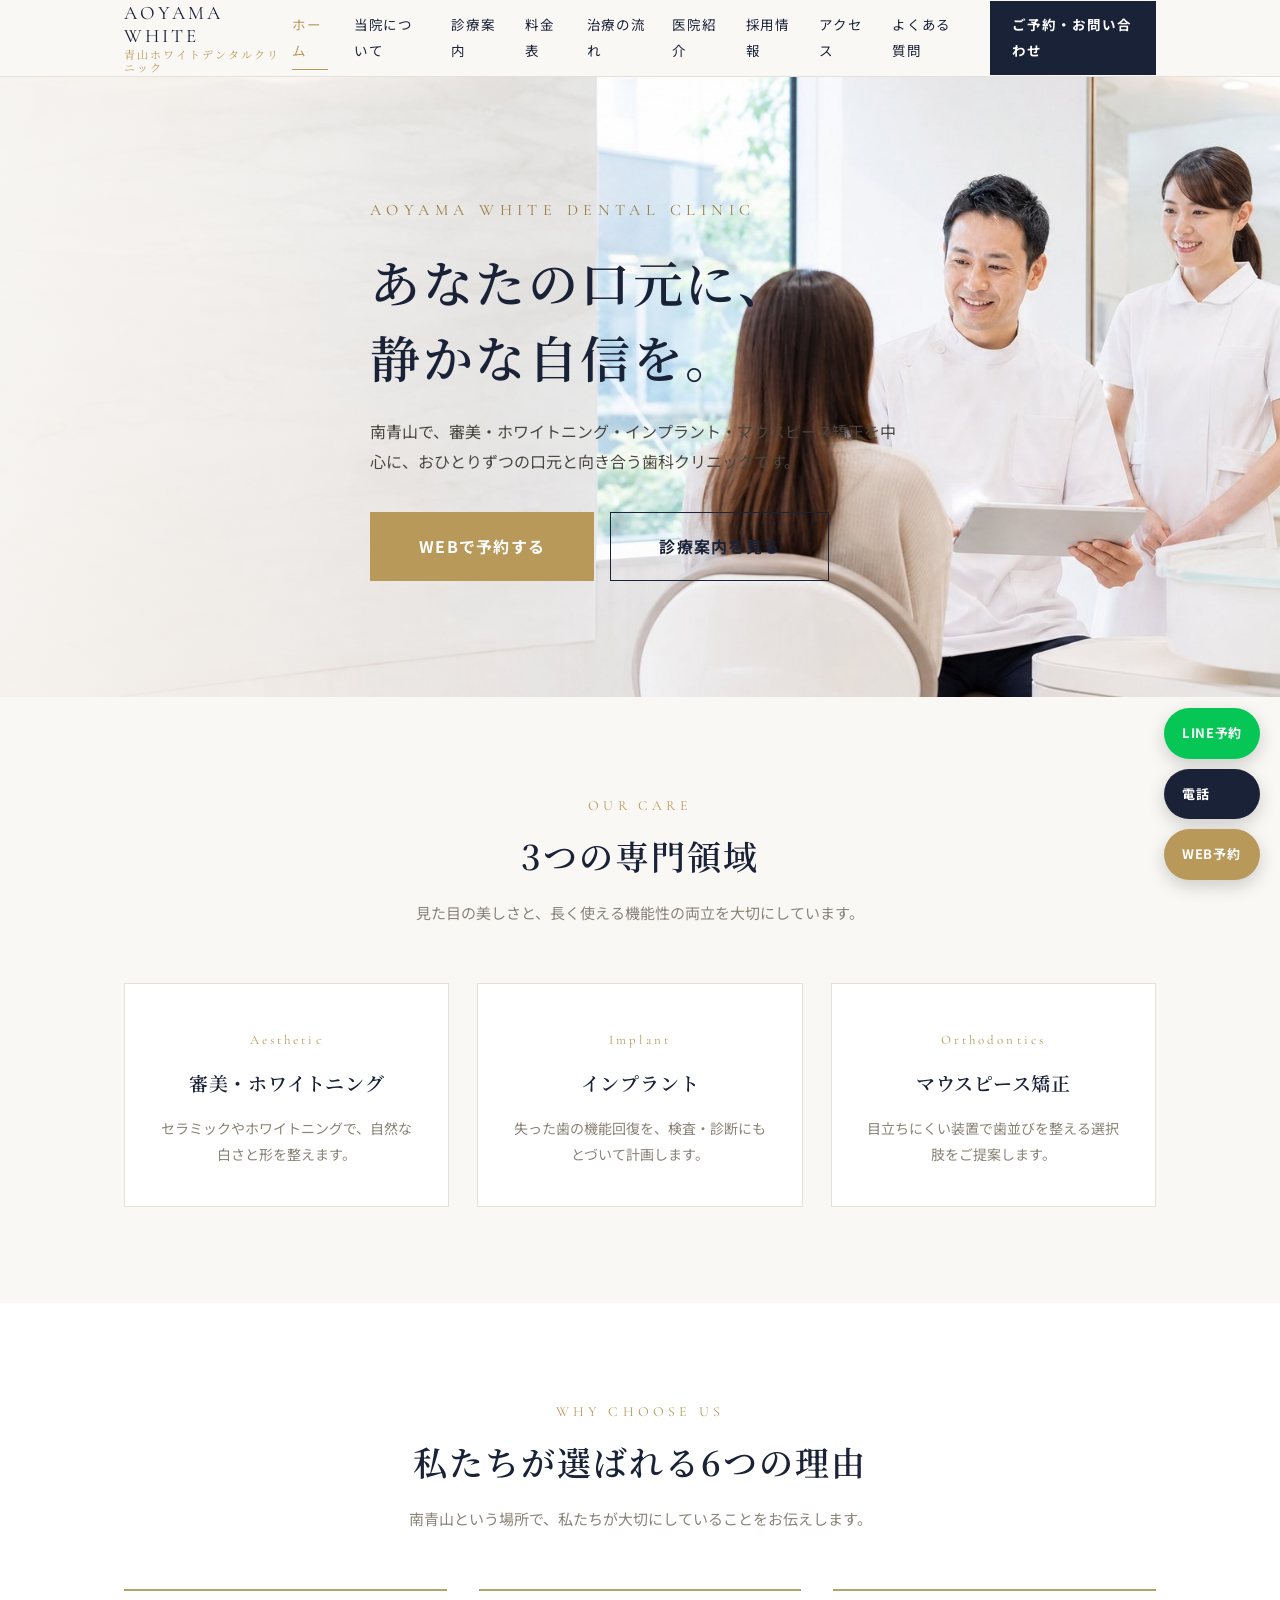
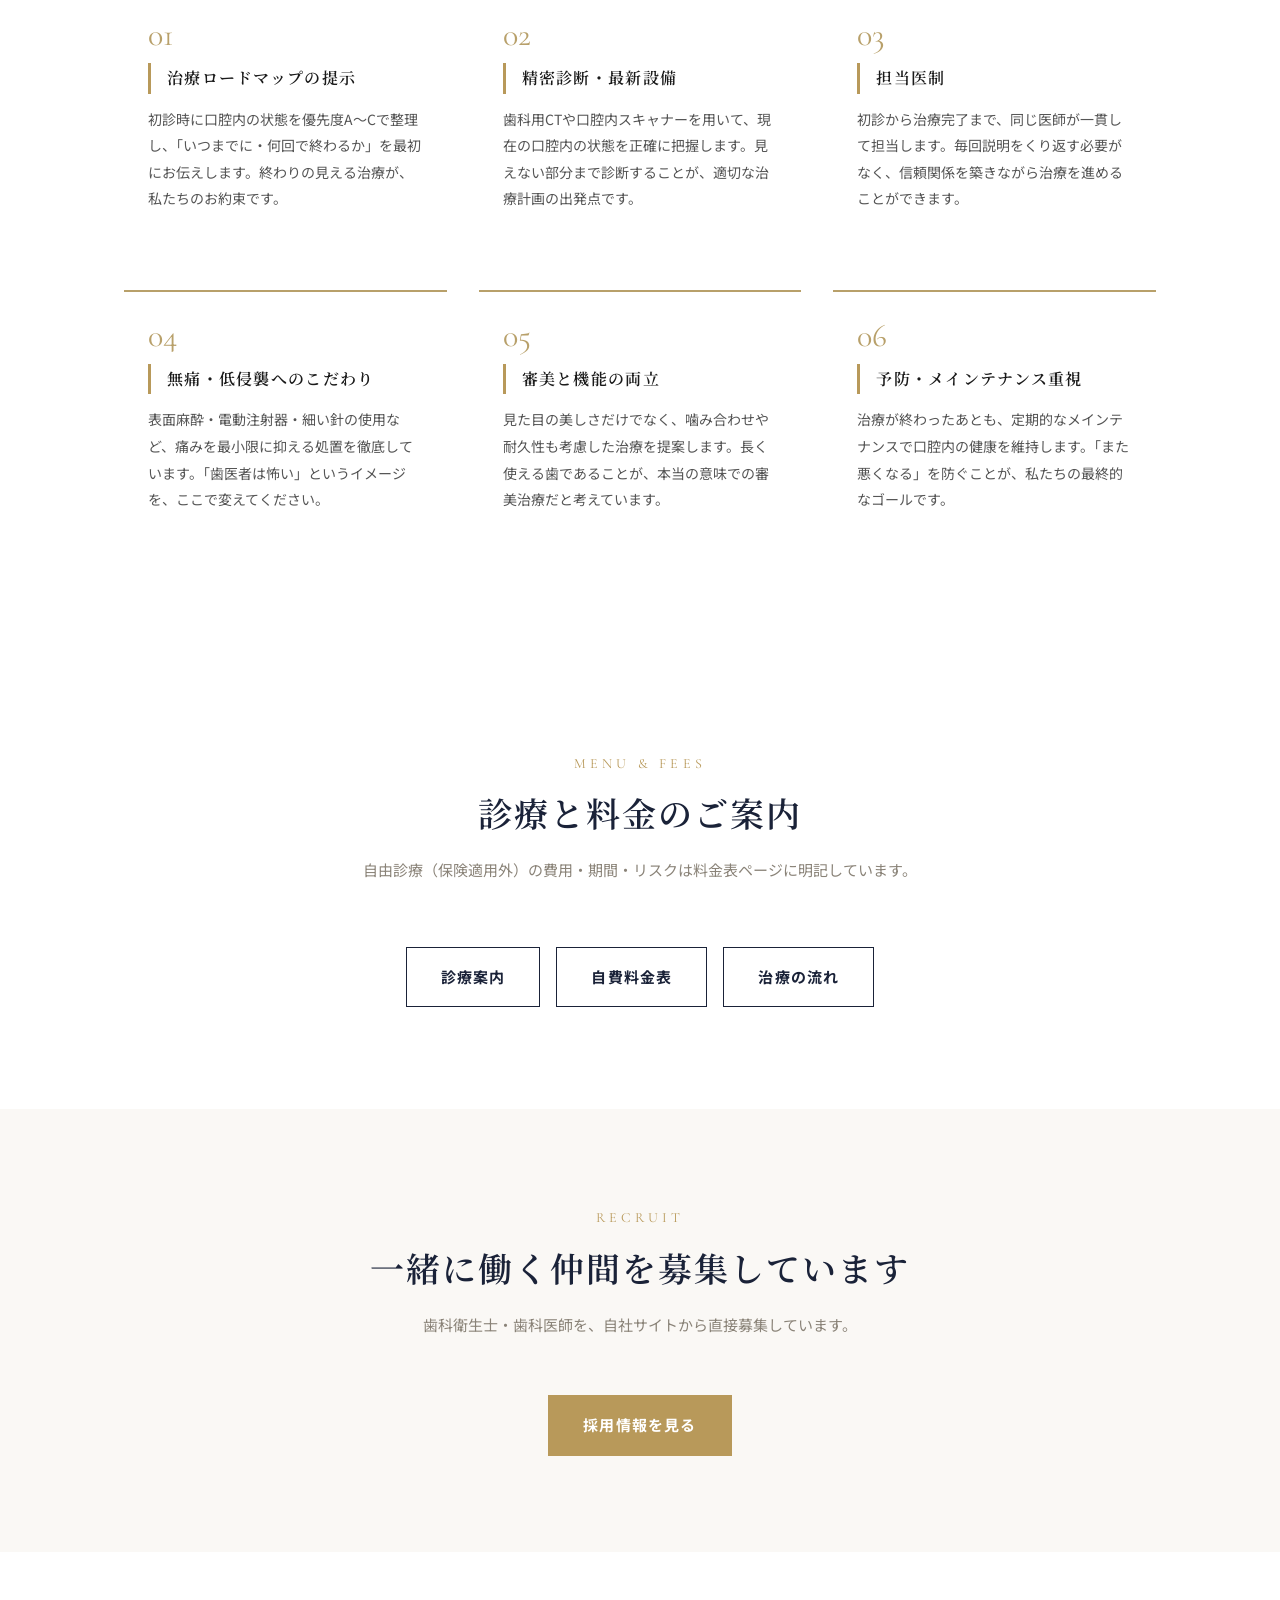
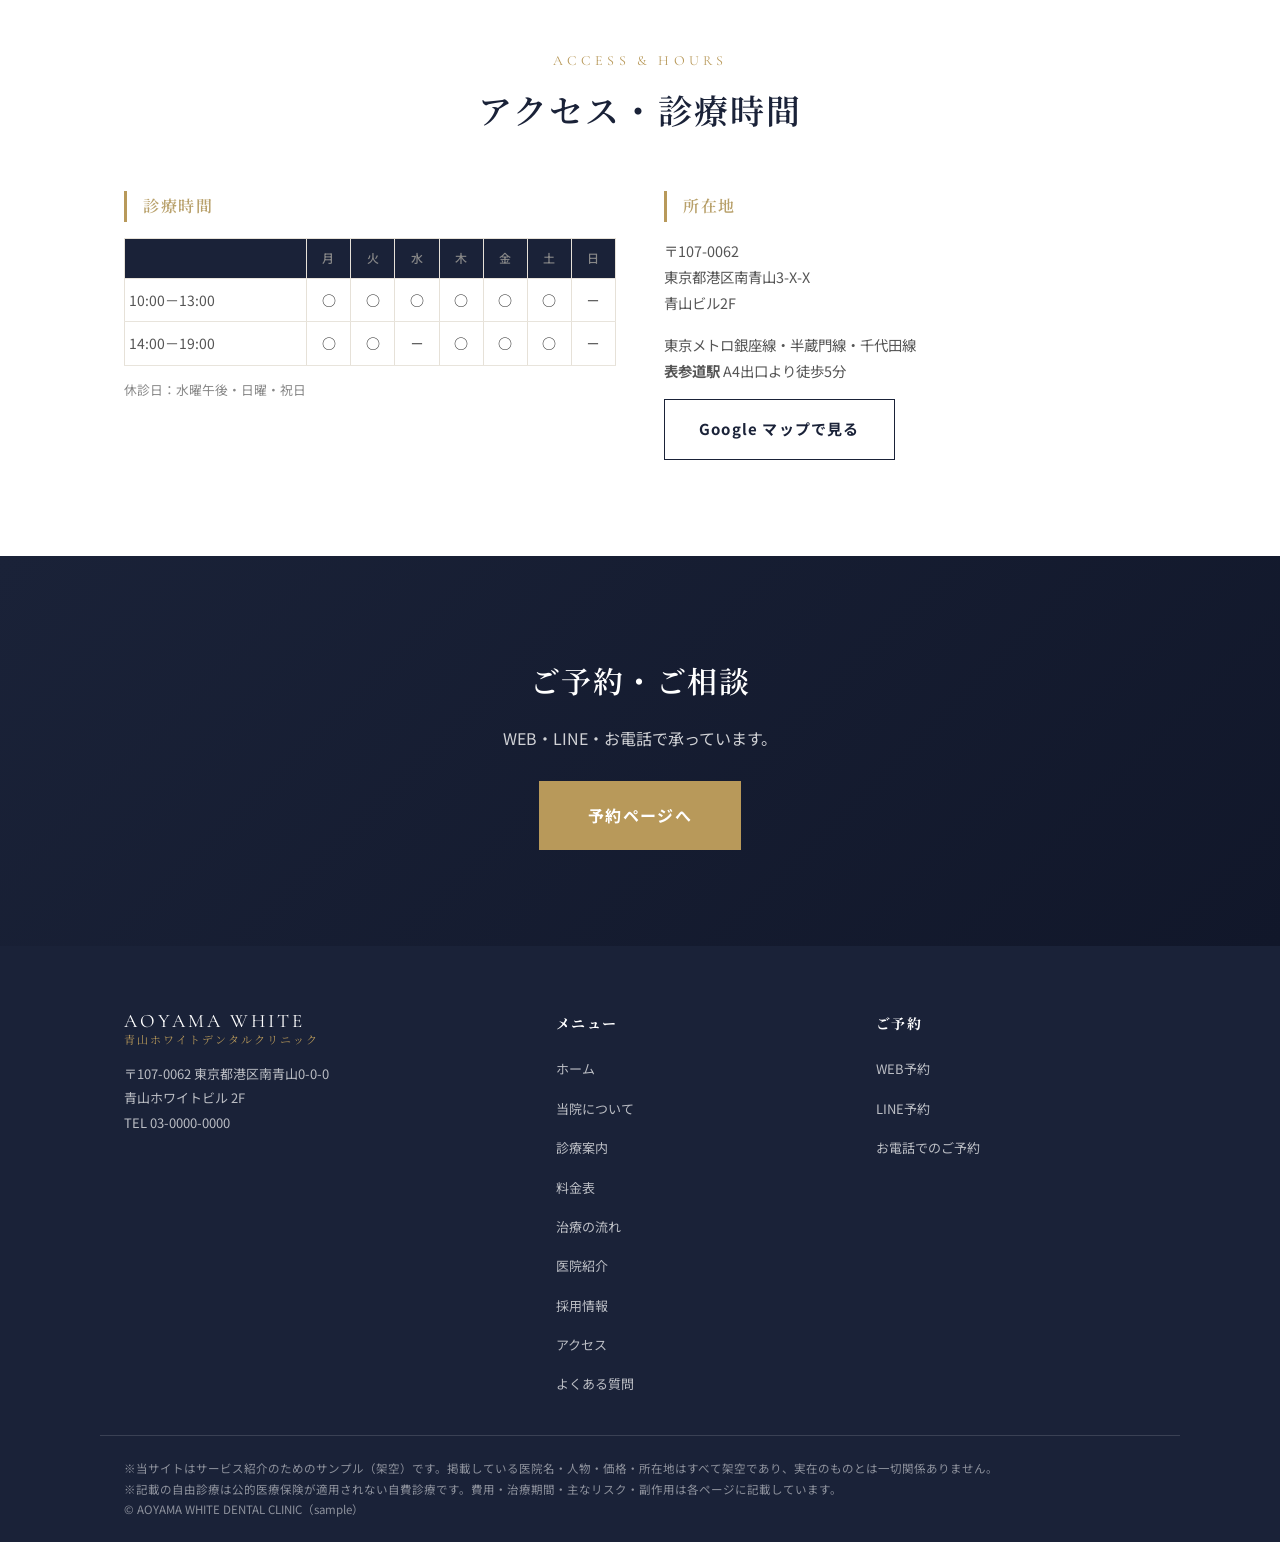
<file: index.html>
<!DOCTYPE html>
<html lang="ja">
<head>
<meta charset="UTF-8">
<meta name="viewport" content="width=device-width, initial-scale=1.0">
<title>南青山の歯科・審美・インプラント | 青山ホワイトデンタルクリニック</title>
<meta name="description" content="南青山の歯科クリニック。審美・ホワイトニング・インプラント・マウスピース矯正を中心に、おひとりずつの口元と向き合います。自費診療の費用・期間・リスクは料金表ページに明記しています。">
<!-- GTM -->
<link rel="preconnect" href="https://fonts.googleapis.com">
<link rel="preconnect" href="https://fonts.gstatic.com" crossorigin>
<link rel="stylesheet" href="https://fonts.googleapis.com/css2?family=Cormorant+Garamond:wght@500;600&family=Noto+Serif+JP:wght@500;600;700&family=Noto+Sans+JP:wght@400;500;700&display=swap">
<link rel="stylesheet" href="css/style.css">
</head>
<body data-page="home">
<div id="site-header"></div>
<main>
  <section class="hero">
    <div class="hero__inner fade-up">
      <span class="en">Aoyama White Dental Clinic</span>
      <h1>あなたの口元に、<br>静かな自信を。</h1>
      <p>南青山で、審美・ホワイトニング・インプラント・マウスピース矯正を中心に、おひとりずつの口元と向き合う歯科クリニックです。</p>
      <div class="hero__cta">
        <a class="btn btn--gold btn--lg" href="reservation.html">WEBで予約する</a>
        <a class="btn btn--ghost btn--lg" href="treatment.html">診療案内を見る</a>
      </div>
    </div>
  </section>

  <section class="section">
    <div class="wrap">
      <div class="section-head fade-up">
        <span class="en">Our Care</span>
        <h2>3つの専門領域</h2>
        <p class="lead">見た目の美しさと、長く使える機能性の両立を大切にしています。</p>
      </div>
      <div class="feature-grid">
        <div class="feature-card fade-up"><span class="en">Aesthetic</span><h3>審美・ホワイトニング</h3><p>セラミックやホワイトニングで、自然な白さと形を整えます。</p></div>
        <div class="feature-card fade-up"><span class="en">Implant</span><h3>インプラント</h3><p>失った歯の機能回復を、検査・診断にもとづいて計画します。</p></div>
        <div class="feature-card fade-up"><span class="en">Orthodontics</span><h3>マウスピース矯正</h3><p>目立ちにくい装置で歯並びを整える選択肢をご提案します。</p></div>
      </div>
    </div>
  </section>

  <section class="section section--tint">
    <div class="wrap">
      <div class="section-head fade-up">
        <span class="en">Why Choose Us</span>
        <h2>私たちが選ばれる6つの理由</h2>
        <p class="lead">南青山という場所で、私たちが大切にしていることをお伝えします。</p>
      </div>
      <div class="reason-grid">
        <div class="reason-card fade-up"><span class="reason-num">01</span><h3>治療ロードマップの提示</h3><p>初診時に口腔内の状態を優先度A〜Cで整理し、「いつまでに・何回で終わるか」を最初にお伝えします。終わりの見える治療が、私たちのお約束です。</p></div>
        <div class="reason-card fade-up"><span class="reason-num">02</span><h3>精密診断・最新設備</h3><p>歯科用CTや口腔内スキャナーを用いて、現在の口腔内の状態を正確に把握します。見えない部分まで診断することが、適切な治療計画の出発点です。</p></div>
        <div class="reason-card fade-up"><span class="reason-num">03</span><h3>担当医制</h3><p>初診から治療完了まで、同じ医師が一貫して担当します。毎回説明をくり返す必要がなく、信頼関係を築きながら治療を進めることができます。</p></div>
        <div class="reason-card fade-up"><span class="reason-num">04</span><h3>無痛・低侵襲へのこだわり</h3><p>表面麻酔・電動注射器・細い針の使用など、痛みを最小限に抑える処置を徹底しています。「歯医者は怖い」というイメージを、ここで変えてください。</p></div>
        <div class="reason-card fade-up"><span class="reason-num">05</span><h3>審美と機能の両立</h3><p>見た目の美しさだけでなく、噛み合わせや耐久性も考慮した治療を提案します。長く使える歯であることが、本当の意味での審美治療だと考えています。</p></div>
        <div class="reason-card fade-up"><span class="reason-num">06</span><h3>予防・メインテナンス重視</h3><p>治療が終わったあとも、定期的なメインテナンスで口腔内の健康を維持します。「また悪くなる」を防ぐことが、私たちの最終的なゴールです。</p></div>
      </div>
    </div>
  </section>

  <section class="section section--tint">
    <div class="wrap">
      <div class="section-head fade-up"><span class="en">Menu &amp; Fees</span><h2>診療と料金のご案内</h2>
        <p class="lead">自由診療（保険適用外）の費用・期間・リスクは料金表ページに明記しています。</p></div>
      <div style="text-align:center;" class="fade-up">
        <a class="btn btn--ghost" href="treatment.html" style="margin:6px;">診療案内</a>
        <a class="btn btn--ghost" href="pricing.html" style="margin:6px;">自費料金表</a>
        <a class="btn btn--ghost" href="cases.html" style="margin:6px;">治療の流れ</a>
      </div>
    </div>
  </section>

  <section class="section">
    <div class="wrap">
      <div class="section-head fade-up"><span class="en">Recruit</span><h2>一緒に働く仲間を募集しています</h2>
        <p class="lead">歯科衛生士・歯科医師を、自社サイトから直接募集しています。</p></div>
      <div style="text-align:center;" class="fade-up"><a class="btn btn--gold" href="recruit.html">採用情報を見る</a></div>
    </div>
  </section>

  <section class="section section--tint">
    <div class="wrap">
      <div class="section-head fade-up">
        <span class="en">Access &amp; Hours</span>
        <h2>アクセス・診療時間</h2>
      </div>
      <div class="access-grid">
        <div class="access-hours fade-up">
          <h3>診療時間</h3>
          <table class="hours-table">
            <thead><tr><th></th><th>月</th><th>火</th><th>水</th><th>木</th><th>金</th><th>土</th><th>日</th></tr></thead>
            <tbody>
              <tr><td>10:00－13:00</td><td>○</td><td>○</td><td>○</td><td>○</td><td>○</td><td>○</td><td>－</td></tr>
              <tr><td>14:00－19:00</td><td>○</td><td>○</td><td>－</td><td>○</td><td>○</td><td>○</td><td>－</td></tr>
            </tbody>
          </table>
          <p class="hours-note">休診日：水曜午後・日曜・祝日</p>
        </div>
        <div class="access-info fade-up">
          <h3>所在地</h3>
          <p>〒107-0062<br>東京都港区南青山3-X-X<br>青山ビル2F</p>
          <p>東京メトロ銀座線・半蔵門線・千代田線<br><strong>表参道駅</strong> A4出口より徒歩5分</p>
          <a class="btn btn--ghost" href="https://maps.google.com" target="_blank" rel="noopener">Google マップで見る</a>
        </div>
      </div>
    </div>
  </section>

  <section class="section cta-band">
    <div class="wrap fade-up">
      <h2>ご予約・ご相談</h2>
      <p>WEB・LINE・お電話で承っています。</p>
      <a class="btn btn--gold btn--lg" href="reservation.html">予約ページへ</a>
    </div>
  </section>
</main>
<div id="site-footer"></div>
<div id="floating-cta"></div>
<script src="js/main.js"></script>
</body>
</html>
</file>
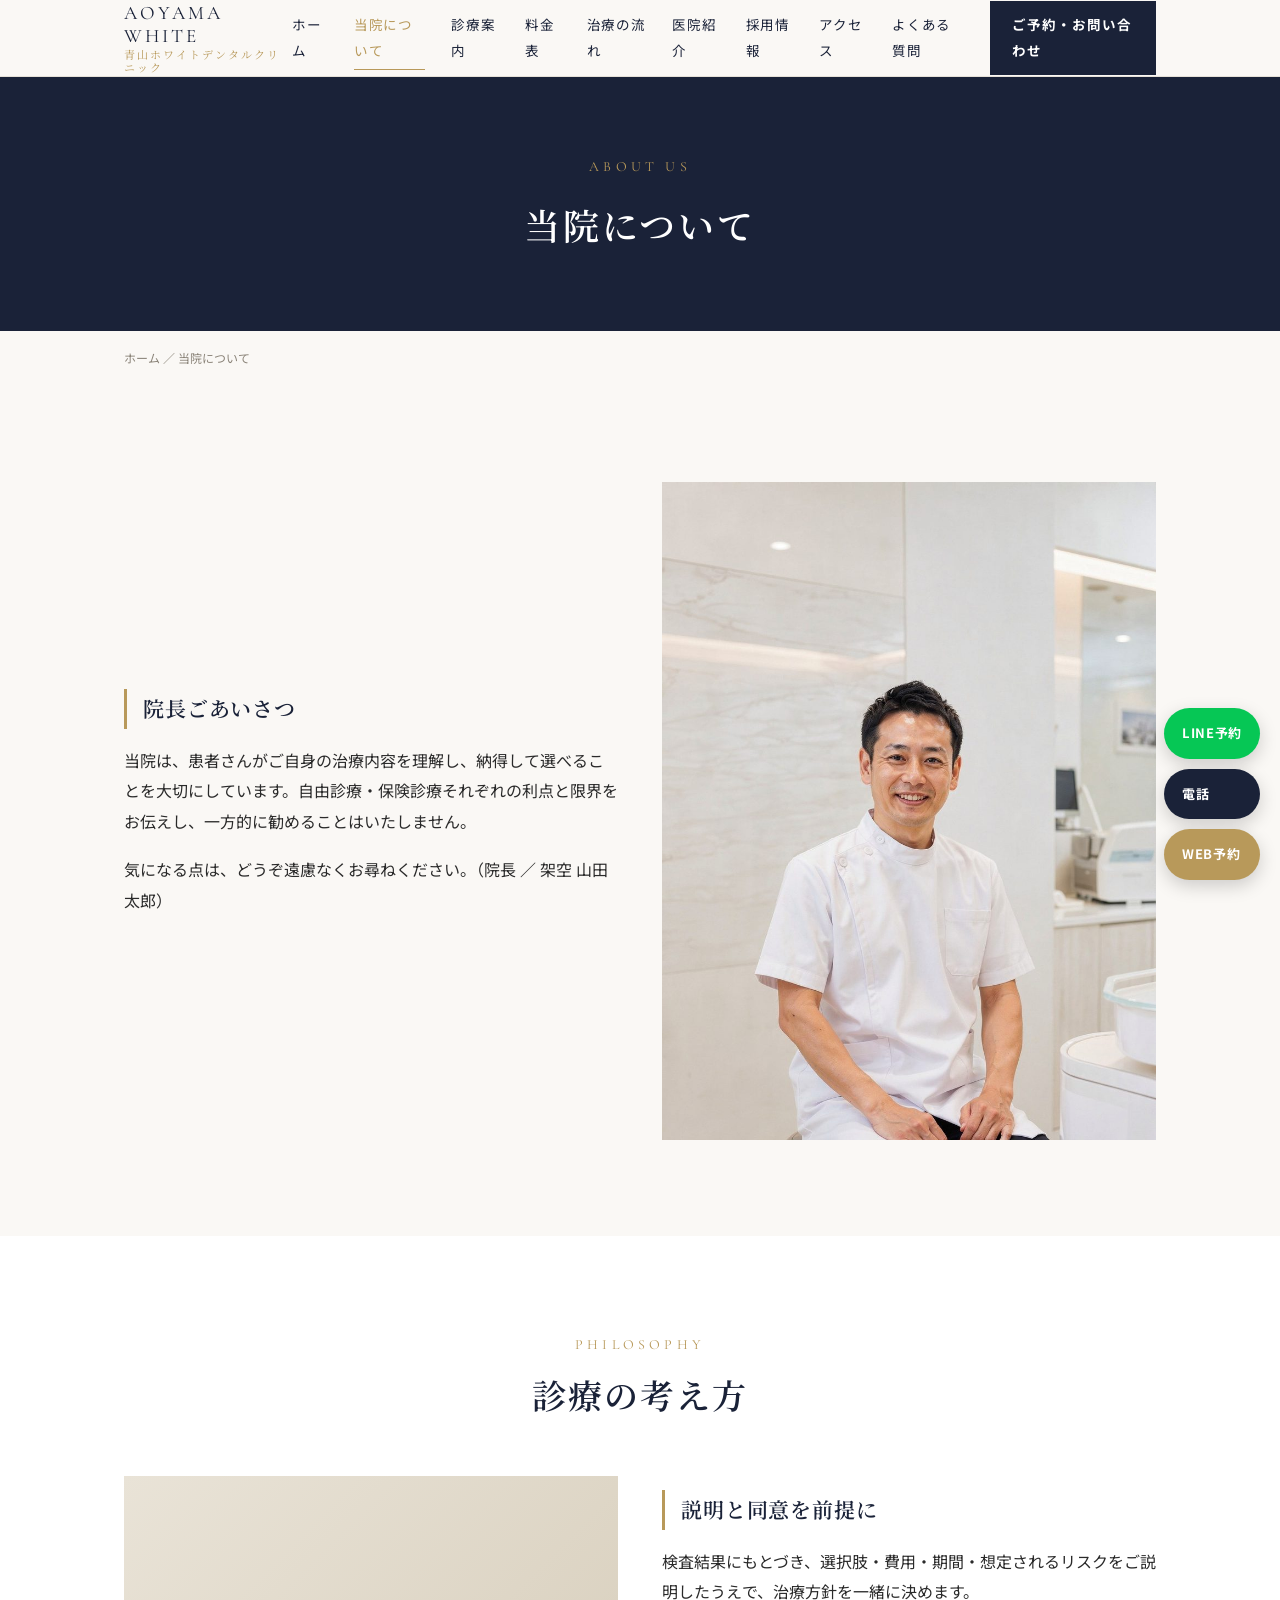
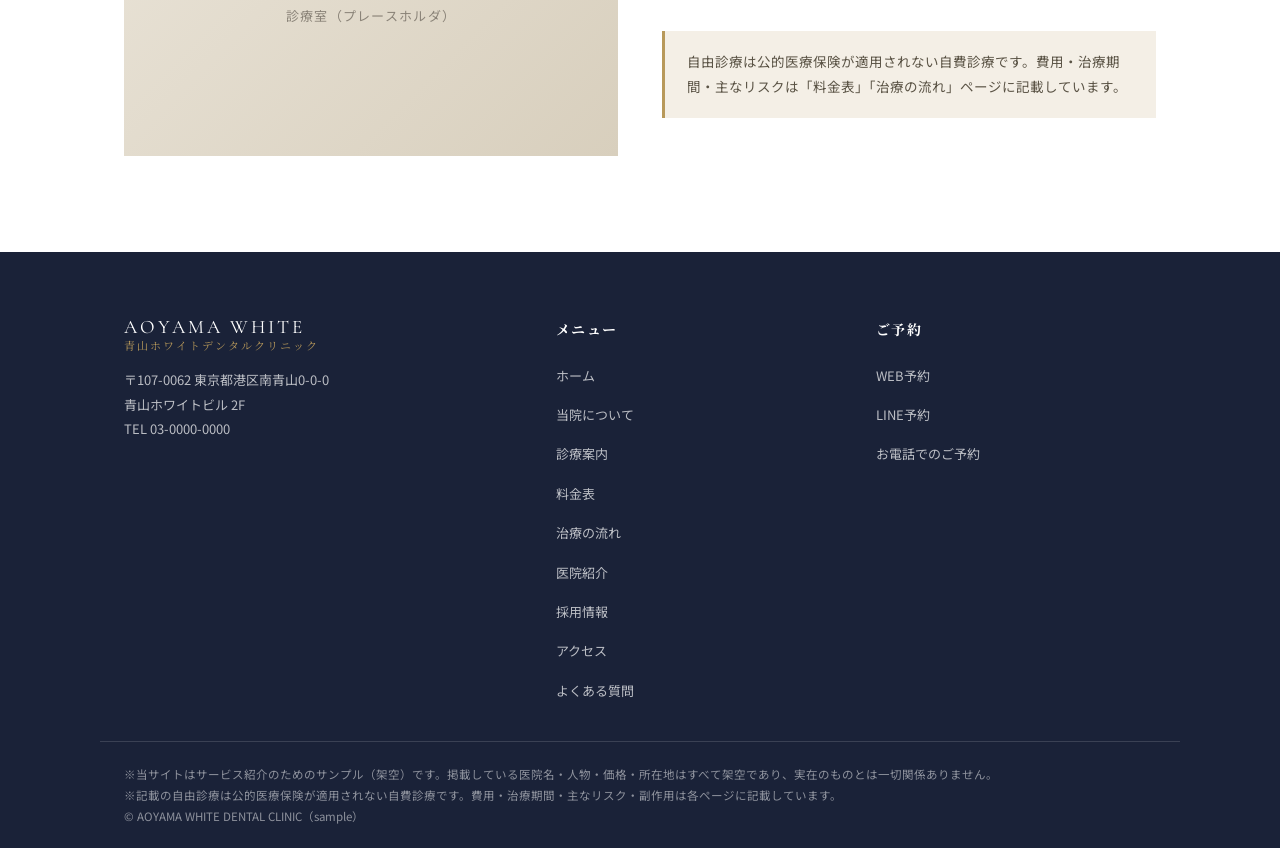
<file: about.html>
<!DOCTYPE html>
<html lang="ja">
<head>
<meta charset="UTF-8">
<meta name="viewport" content="width=device-width, initial-scale=1.0">
<title>当院について | 青山ホワイトデンタルクリニック</title>
<meta name="description" content="院長ごあいさつと診療の考え方をご紹介します。患者さんが納得して治療を選べることを大切にする、南青山の歯科クリニックです。">
<!-- GTM -->
<link rel="preconnect" href="https://fonts.googleapis.com">
<link rel="preconnect" href="https://fonts.gstatic.com" crossorigin>
<link rel="stylesheet" href="https://fonts.googleapis.com/css2?family=Cormorant+Garamond:wght@500;600&family=Noto+Serif+JP:wght@500;600;700&family=Noto+Sans+JP:wght@400;500;700&display=swap">
<link rel="stylesheet" href="css/style.css">
</head>
<body data-page="about">
<div id="site-header"></div>
<main>
  <section class="page-hero"><div class="wrap"><span class="en">About Us</span><h1>当院について</h1></div></section>
  <nav class="breadcrumb"><a href="index.html">ホーム</a> ／ 当院について</nav>

  <section class="section"><div class="wrap">
    <div class="media-row fade-up">
      <div class="txt">
        <h3>院長ごあいさつ</h3>
        <p>当院は、患者さんがご自身の治療内容を理解し、納得して選べることを大切にしています。自由診療・保険診療それぞれの利点と限界をお伝えし、一方的に勧めることはいたしません。</p>
        <p>気になる点は、どうぞ遠慮なくお尋ねください。（院長 ／ 架空 山田 太郎）</p>
      </div>
      <div class="ph" style="padding:0; overflow:hidden; min-height:auto;"><img src="images/director.jpg" alt="院長 山田 太郎" style="display:block; width:100%; aspect-ratio:3/4; object-fit:cover; object-position:center top;" onerror="this.parentNode.style.cssText='';this.replaceWith(document.createTextNode('院長写真（プレースホルダ）'));"></div>
    </div>
  </div></section>

  <section class="section section--tint"><div class="wrap">
    <div class="section-head fade-up"><span class="en">Philosophy</span><h2>診療の考え方</h2></div>
    <div class="media-row rev fade-up">
      <div class="ph">診療室（プレースホルダ）</div>
      <div class="txt">
        <h3>説明と同意を前提に</h3>
        <p>検査結果にもとづき、選択肢・費用・期間・想定されるリスクをご説明したうえで、治療方針を一緒に決めます。</p>
        <div class="note-box">自由診療は公的医療保険が適用されない自費診療です。費用・治療期間・主なリスクは「料金表」「治療の流れ」ページに記載しています。</div>
      </div>
    </div>
  </div></section>
</main>
<div id="site-footer"></div>
<div id="floating-cta"></div>
<script src="js/main.js"></script>
</body>
</html>
</file>
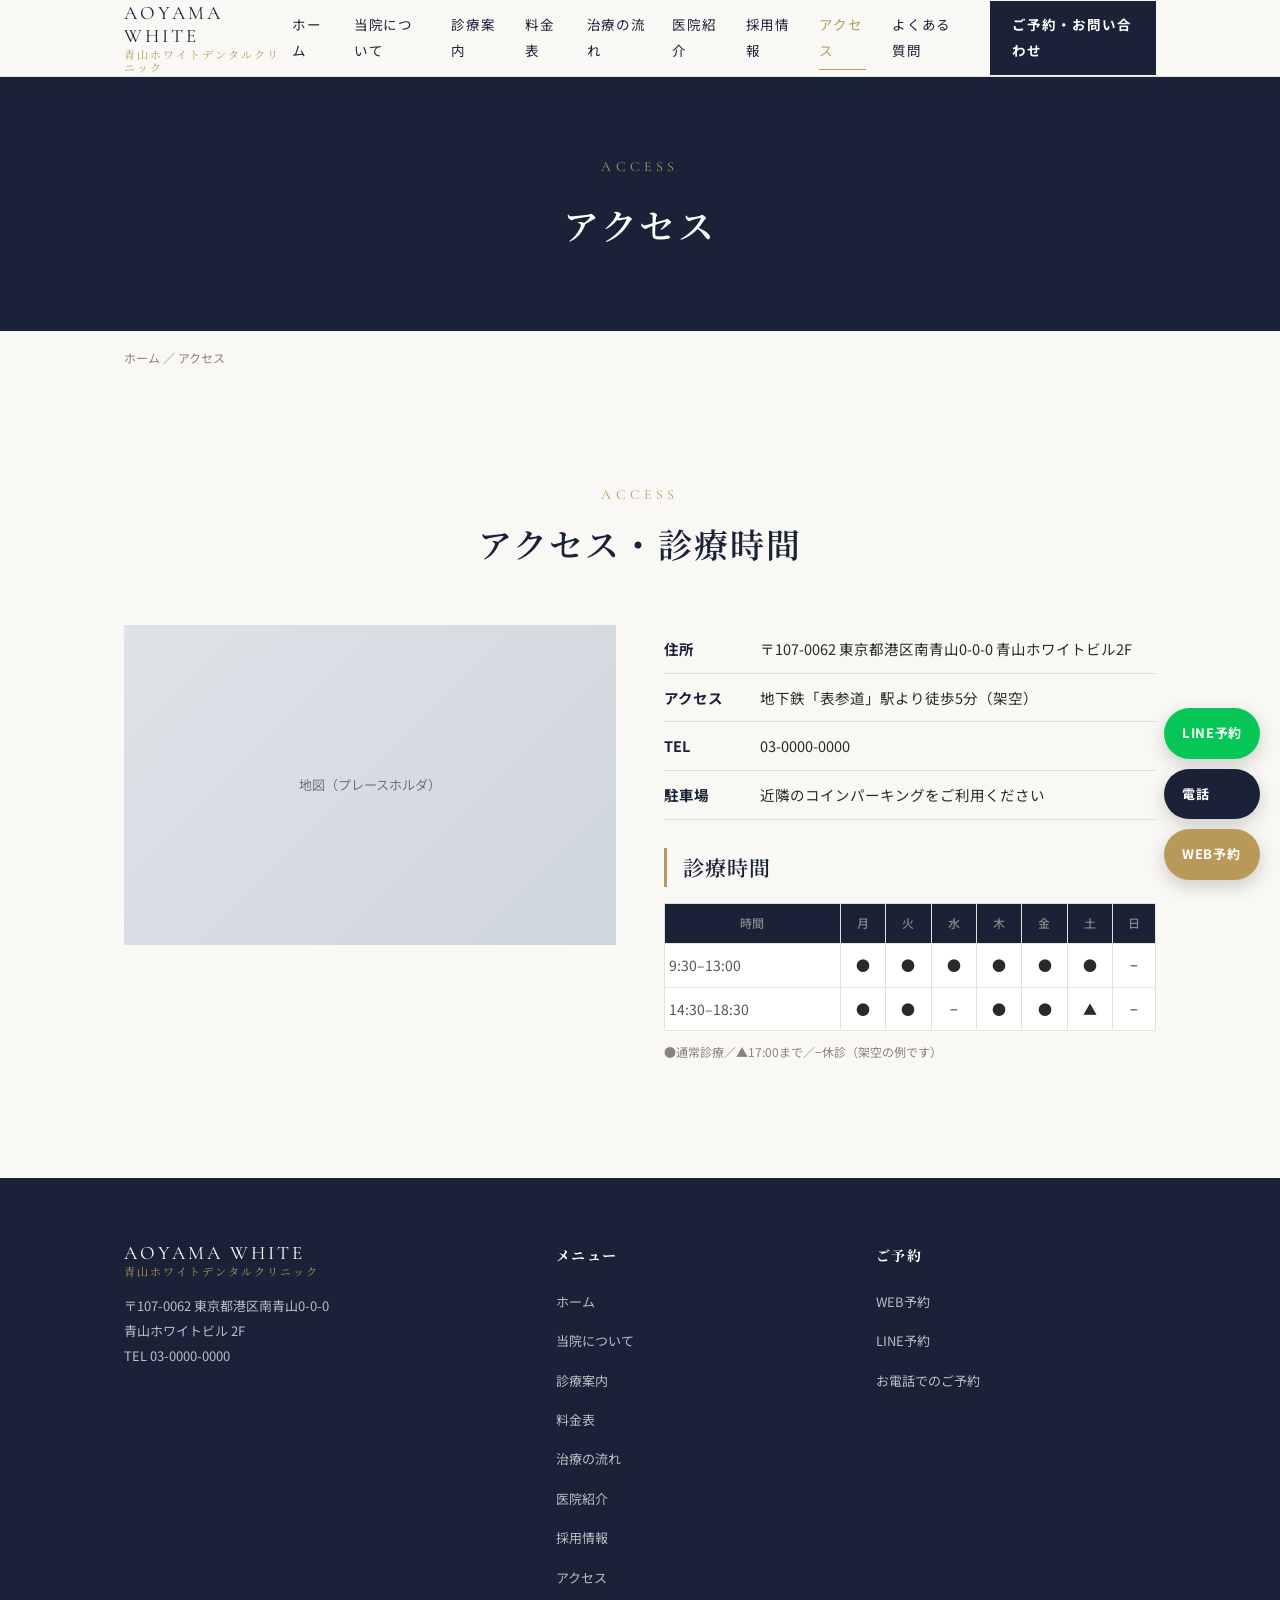
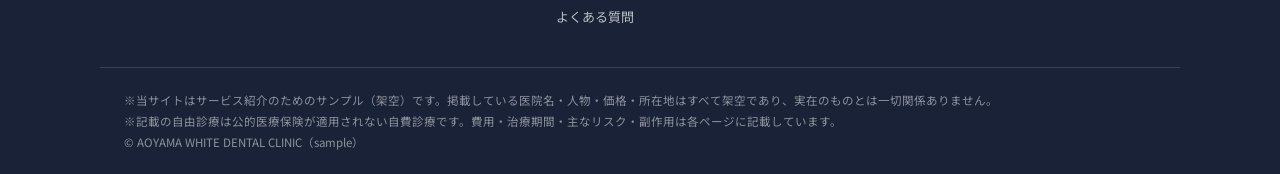
<file: access.html>
<!DOCTYPE html>
<html lang="ja">
<head>
<meta charset="UTF-8">
<meta name="viewport" content="width=device-width, initial-scale=1.0">
<title>アクセス | 青山ホワイトデンタルクリニック</title>
<meta name="description" content="青山ホワイトデンタルクリニックのアクセス・診療時間のご案内。東京都港区南青山、表参道駅より徒歩5分（架空）。">
<!-- GTM -->
<link rel="preconnect" href="https://fonts.googleapis.com">
<link rel="preconnect" href="https://fonts.gstatic.com" crossorigin>
<link rel="stylesheet" href="https://fonts.googleapis.com/css2?family=Cormorant+Garamond:wght@500;600&family=Noto+Serif+JP:wght@500;600;700&family=Noto+Sans+JP:wght@400;500;700&display=swap">
<link rel="stylesheet" href="css/style.css">
</head>
<body data-page="access">
<div id="site-header"></div>
<main>
  <section class="page-hero"><div class="wrap"><span class="en">Access</span><h1>アクセス</h1></div></section>
  <nav class="breadcrumb"><a href="index.html">ホーム</a> ／ アクセス</nav>

  <section class="section"><div class="wrap">
    <div class="section-head fade-up"><span class="en">Access</span><h2>アクセス・診療時間</h2></div>
    <div class="access-grid">
      <div class="map-ph fade-up">地図（プレースホルダ）</div>
      <div class="fade-up">
        <ul class="info-list">
          <li><strong>住所</strong>〒107-0062 東京都港区南青山0-0-0 青山ホワイトビル2F</li>
          <li><strong>アクセス</strong>地下鉄「表参道」駅より徒歩5分（架空）</li>
          <li><strong>TEL</strong>03-0000-0000</li>
          <li><strong>駐車場</strong>近隣のコインパーキングをご利用ください</li>
        </ul>
        <h3 style="margin-top:28px;">診療時間</h3>
        <table class="hours-table">
          <thead><tr><th>時間</th><th>月</th><th>火</th><th>水</th><th>木</th><th>金</th><th>土</th><th>日</th></tr></thead>
          <tbody>
            <tr><td>9:30–13:00</td><td>●</td><td>●</td><td>●</td><td>●</td><td>●</td><td>●</td><td>−</td></tr>
            <tr><td>14:30–18:30</td><td>●</td><td>●</td><td>−</td><td>●</td><td>●</td><td>▲</td><td>−</td></tr>
          </tbody>
        </table>
        <p style="font-size:12px;color:var(--c-gray);margin-top:10px;">●通常診療／▲17:00まで／−休診（架空の例です）</p>
      </div>
    </div>
  </div></section>
</main>
<div id="site-footer"></div>
<div id="floating-cta"></div>
<script src="js/main.js"></script>
</body>
</html>
</file>
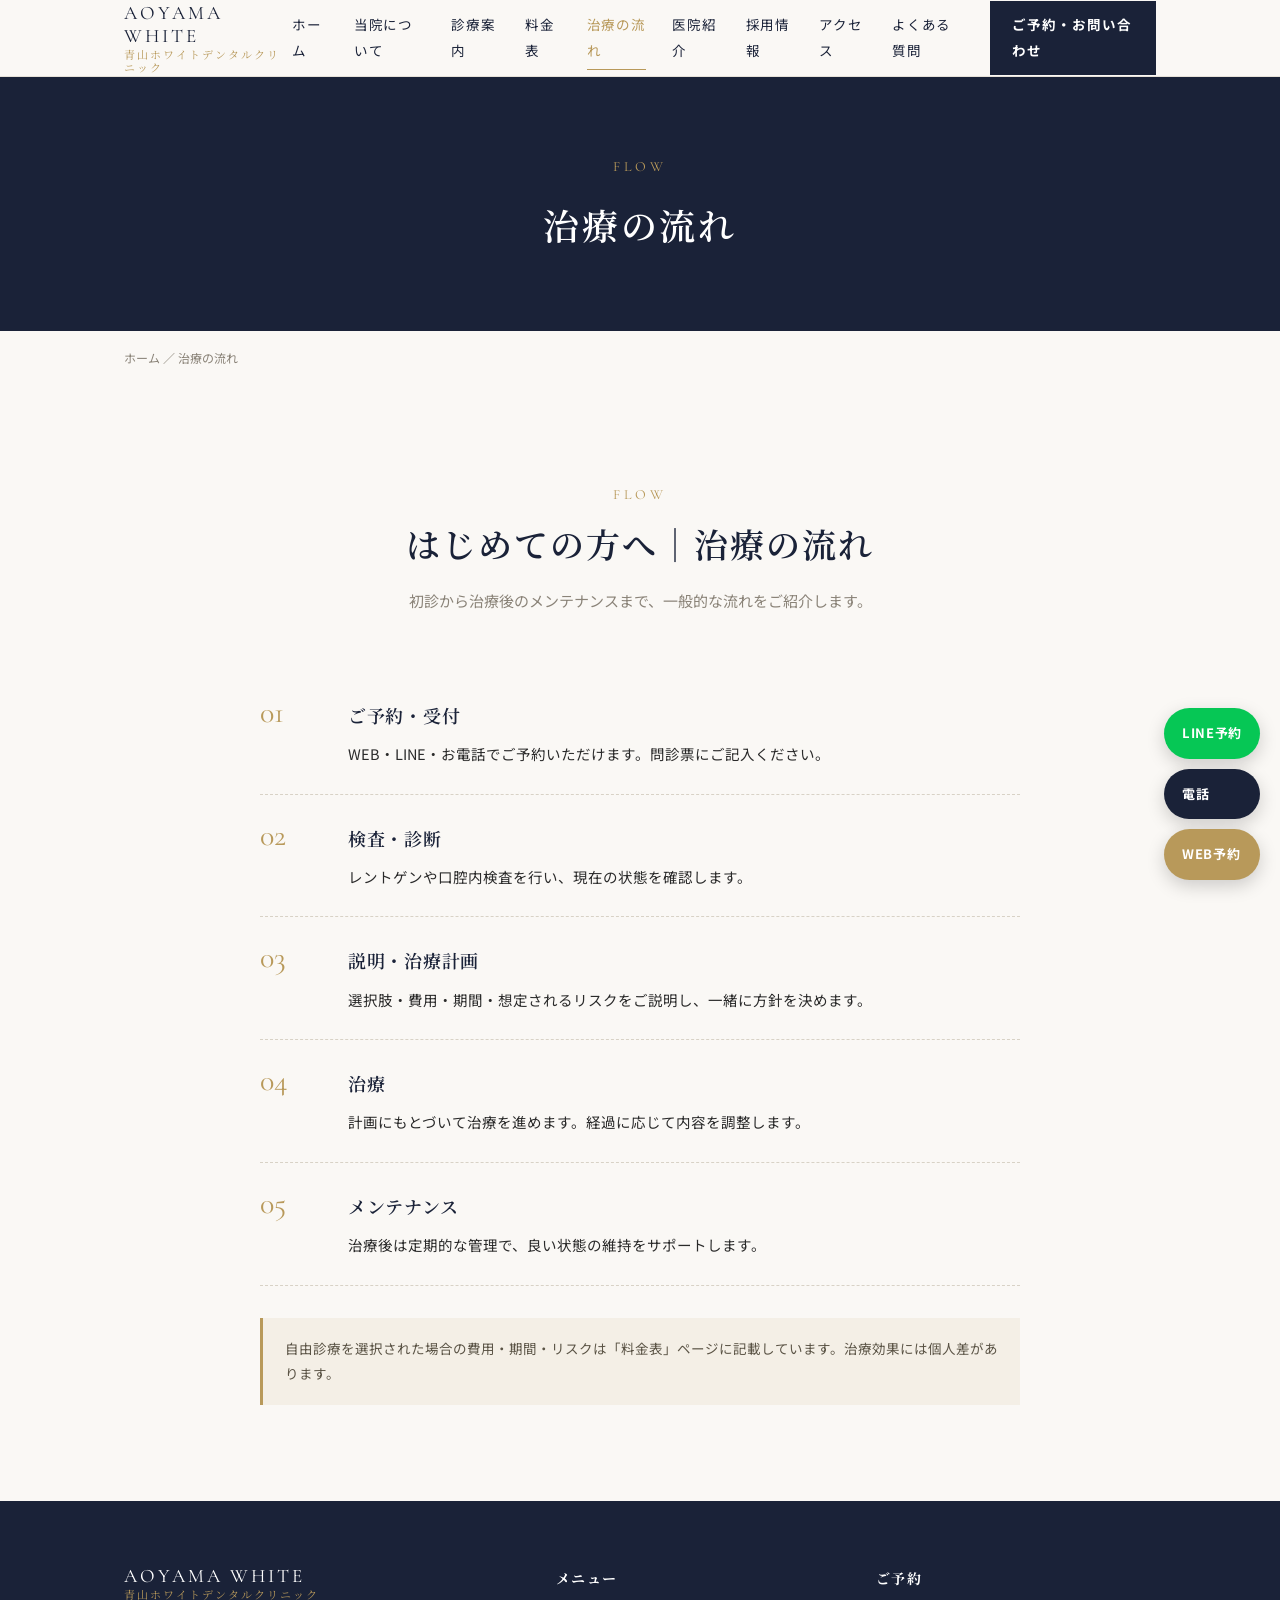
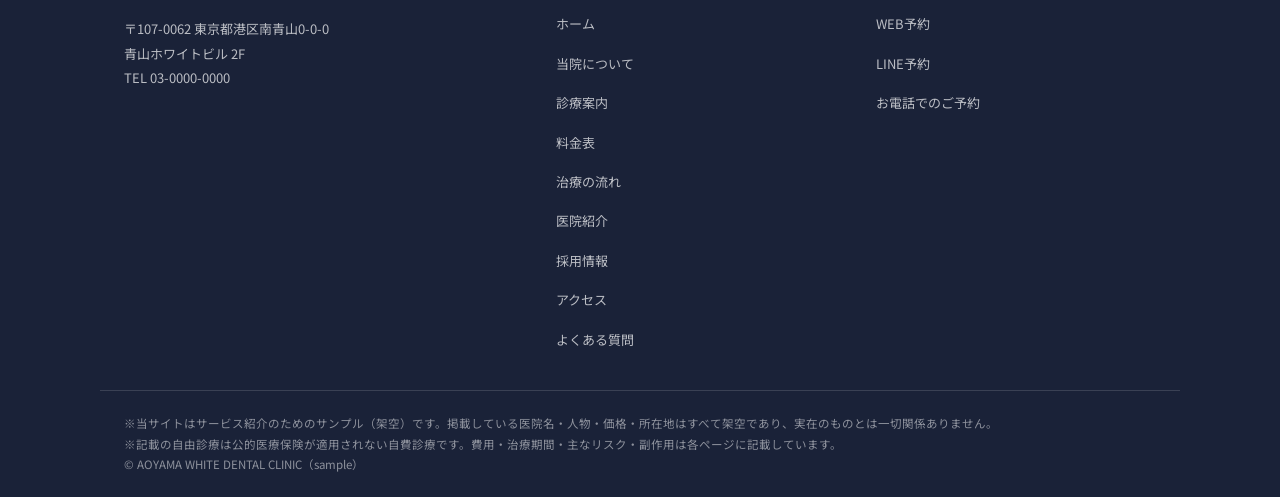
<file: cases.html>
<!DOCTYPE html>
<html lang="ja">
<head>
<meta charset="UTF-8">
<meta name="viewport" content="width=device-width, initial-scale=1.0">
<title>治療の流れ | 青山ホワイトデンタルクリニック</title>
<meta name="description" content="初診から治療後のメンテナンスまで、一般的な流れをご紹介します。ご予約・検査・説明・治療・定期管理の5ステップ。">
<!-- GTM -->
<link rel="preconnect" href="https://fonts.googleapis.com">
<link rel="preconnect" href="https://fonts.gstatic.com" crossorigin>
<link rel="stylesheet" href="https://fonts.googleapis.com/css2?family=Cormorant+Garamond:wght@500;600&family=Noto+Serif+JP:wght@500;600;700&family=Noto+Sans+JP:wght@400;500;700&display=swap">
<link rel="stylesheet" href="css/style.css">
</head>
<body data-page="cases">
<div id="site-header"></div>
<main>
  <section class="page-hero"><div class="wrap"><span class="en">Flow</span><h1>治療の流れ</h1></div></section>
  <nav class="breadcrumb"><a href="index.html">ホーム</a> ／ 治療の流れ</nav>

  <section class="section"><div class="wrap">
    <div class="section-head fade-up"><span class="en">Flow</span><h2>はじめての方へ｜治療の流れ</h2>
      <p class="lead">初診から治療後のメンテナンスまで、一般的な流れをご紹介します。</p></div>
    <div class="flow-steps">
      <div class="flow-step fade-up"><div class="no">01</div><div><h3>ご予約・受付</h3><p>WEB・LINE・お電話でご予約いただけます。問診票にご記入ください。</p></div></div>
      <div class="flow-step fade-up"><div class="no">02</div><div><h3>検査・診断</h3><p>レントゲンや口腔内検査を行い、現在の状態を確認します。</p></div></div>
      <div class="flow-step fade-up"><div class="no">03</div><div><h3>説明・治療計画</h3><p>選択肢・費用・期間・想定されるリスクをご説明し、一緒に方針を決めます。</p></div></div>
      <div class="flow-step fade-up"><div class="no">04</div><div><h3>治療</h3><p>計画にもとづいて治療を進めます。経過に応じて内容を調整します。</p></div></div>
      <div class="flow-step fade-up"><div class="no">05</div><div><h3>メンテナンス</h3><p>治療後は定期的な管理で、良い状態の維持をサポートします。</p></div></div>
    </div>
    <div class="note-box fade-up" style="max-width:760px;margin:32px auto 0;">自由診療を選択された場合の費用・期間・リスクは「料金表」ページに記載しています。治療効果には個人差があります。</div>
  </div></section>
</main>
<div id="site-footer"></div>
<div id="floating-cta"></div>
<script src="js/main.js"></script>
</body>
</html>
</file>
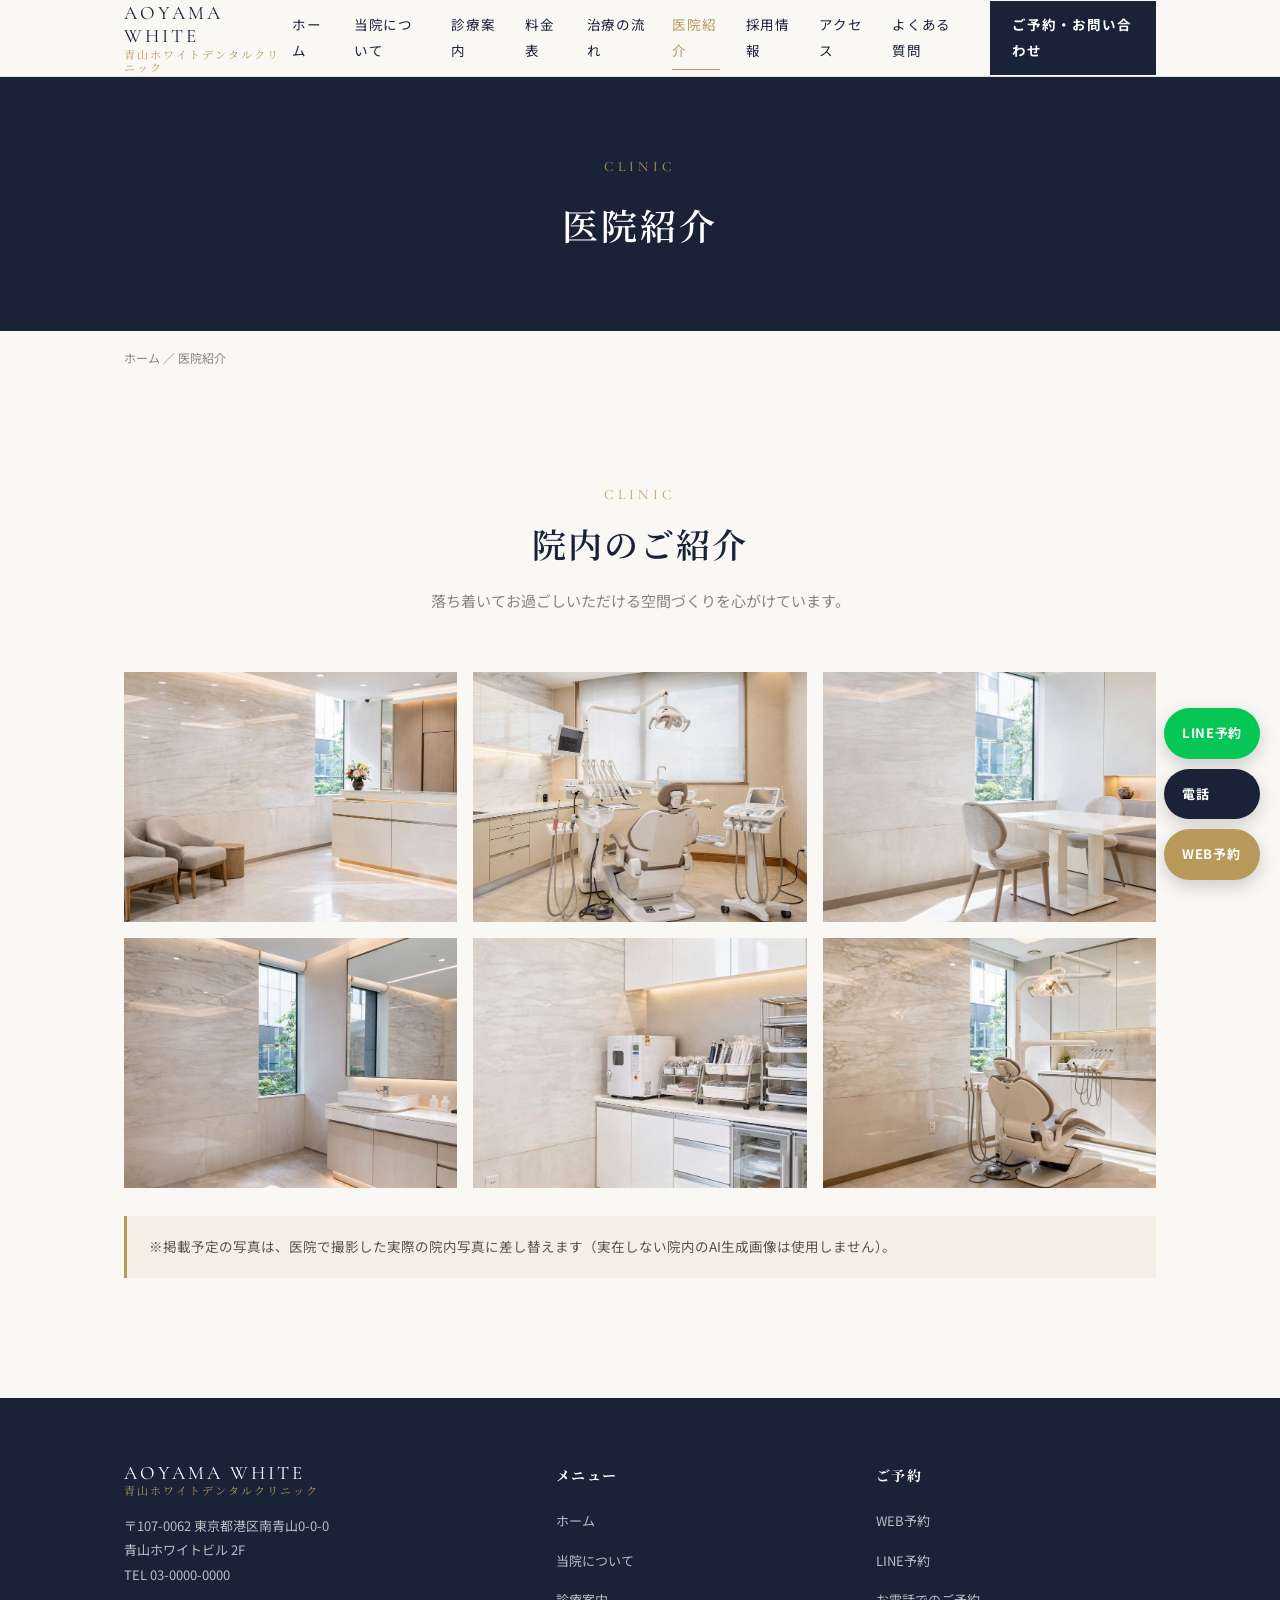
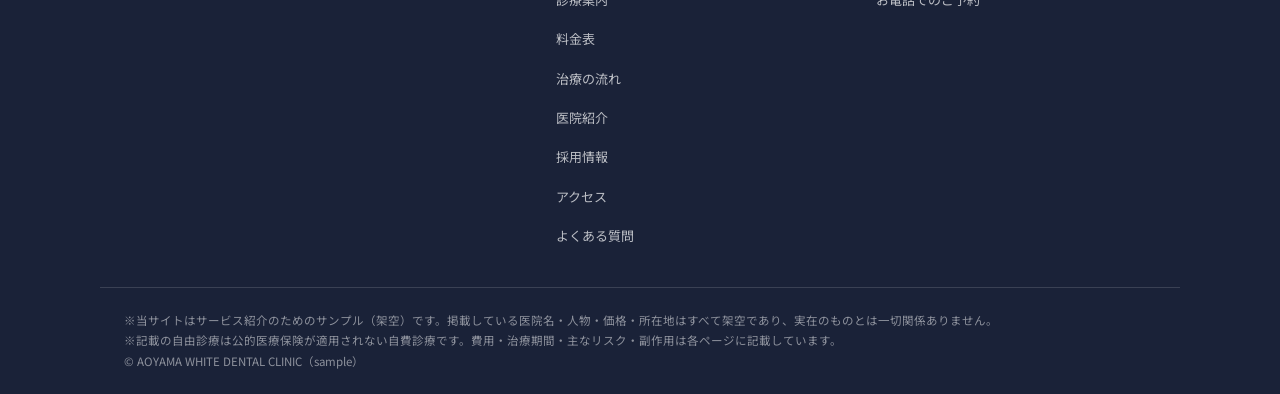
<file: clinic.html>
<!DOCTYPE html>
<html lang="ja">
<head>
<meta charset="UTF-8">
<meta name="viewport" content="width=device-width, initial-scale=1.0">
<title>医院紹介 | 青山ホワイトデンタルクリニック</title>
<meta name="description" content="受付・待合・診療室・カウンセリングルームなど院内のご紹介。落ち着いた空間でお過ごしいただける環境づくりを心がけています。">
<!-- GTM -->
<link rel="preconnect" href="https://fonts.googleapis.com">
<link rel="preconnect" href="https://fonts.gstatic.com" crossorigin>
<link rel="stylesheet" href="https://fonts.googleapis.com/css2?family=Cormorant+Garamond:wght@500;600&family=Noto+Serif+JP:wght@500;600;700&family=Noto+Sans+JP:wght@400;500;700&display=swap">
<link rel="stylesheet" href="css/style.css">
</head>
<body data-page="clinic">
<div id="site-header"></div>
<main>
  <section class="page-hero"><div class="wrap"><span class="en">Clinic</span><h1>医院紹介</h1></div></section>
  <nav class="breadcrumb"><a href="index.html">ホーム</a> ／ 医院紹介</nav>

  <section class="section"><div class="wrap">
    <div class="section-head fade-up"><span class="en">Clinic</span><h2>院内のご紹介</h2>
      <p class="lead">落ち着いてお過ごしいただける空間づくりを心がけています。</p></div>
    <div class="gallery">
      <div class="ph fade-up"><img src="images/clinic-reception.jpg" alt="受付・待合" style="width:100%;height:100%;object-fit:cover;display:block;" onerror="this.remove();this.parentNode.textContent='受付・待合（プレースホルダ）';"></div>
      <div class="ph fade-up"><img src="images/clinic-treatment.jpg" alt="診療室" style="width:100%;height:100%;object-fit:cover;display:block;" onerror="this.remove();this.parentNode.textContent='診療室（プレースホルダ）';"></div>
      <div class="ph fade-up"><img src="images/clinic-counseling.jpg" alt="カウンセリングルーム" style="width:100%;height:100%;object-fit:cover;display:block;" onerror="this.remove();this.parentNode.textContent='カウンセリングルーム（プレースホルダ）';"></div>
      <div class="ph fade-up"><img src="images/clinic-powder.jpg" alt="パウダールーム" style="width:100%;height:100%;object-fit:cover;display:block;" onerror="this.remove();this.parentNode.textContent='パウダールーム（プレースホルダ）';"></div>
      <div class="ph fade-up"><img src="images/clinic-sterilization.jpg" alt="滅菌コーナー" style="width:100%;height:100%;object-fit:cover;display:block;" onerror="this.remove();this.parentNode.textContent='滅菌コーナー（プレースホルダ）';"></div>
      <div class="ph fade-up"><img src="images/clinic-private.jpg" alt="個室診療室" style="width:100%;height:100%;object-fit:cover;display:block;" onerror="this.remove();this.parentNode.textContent='個室診療室（プレースホルダ）';"></div>
    </div>
    <div class="note-box fade-up" style="margin-top:28px;">※掲載予定の写真は、医院で撮影した実際の院内写真に差し替えます（実在しない院内のAI生成画像は使用しません）。</div>
  </div></section>
</main>
<div id="site-footer"></div>
<div id="floating-cta"></div>
<script src="js/main.js"></script>
</body>
</html>
</file>
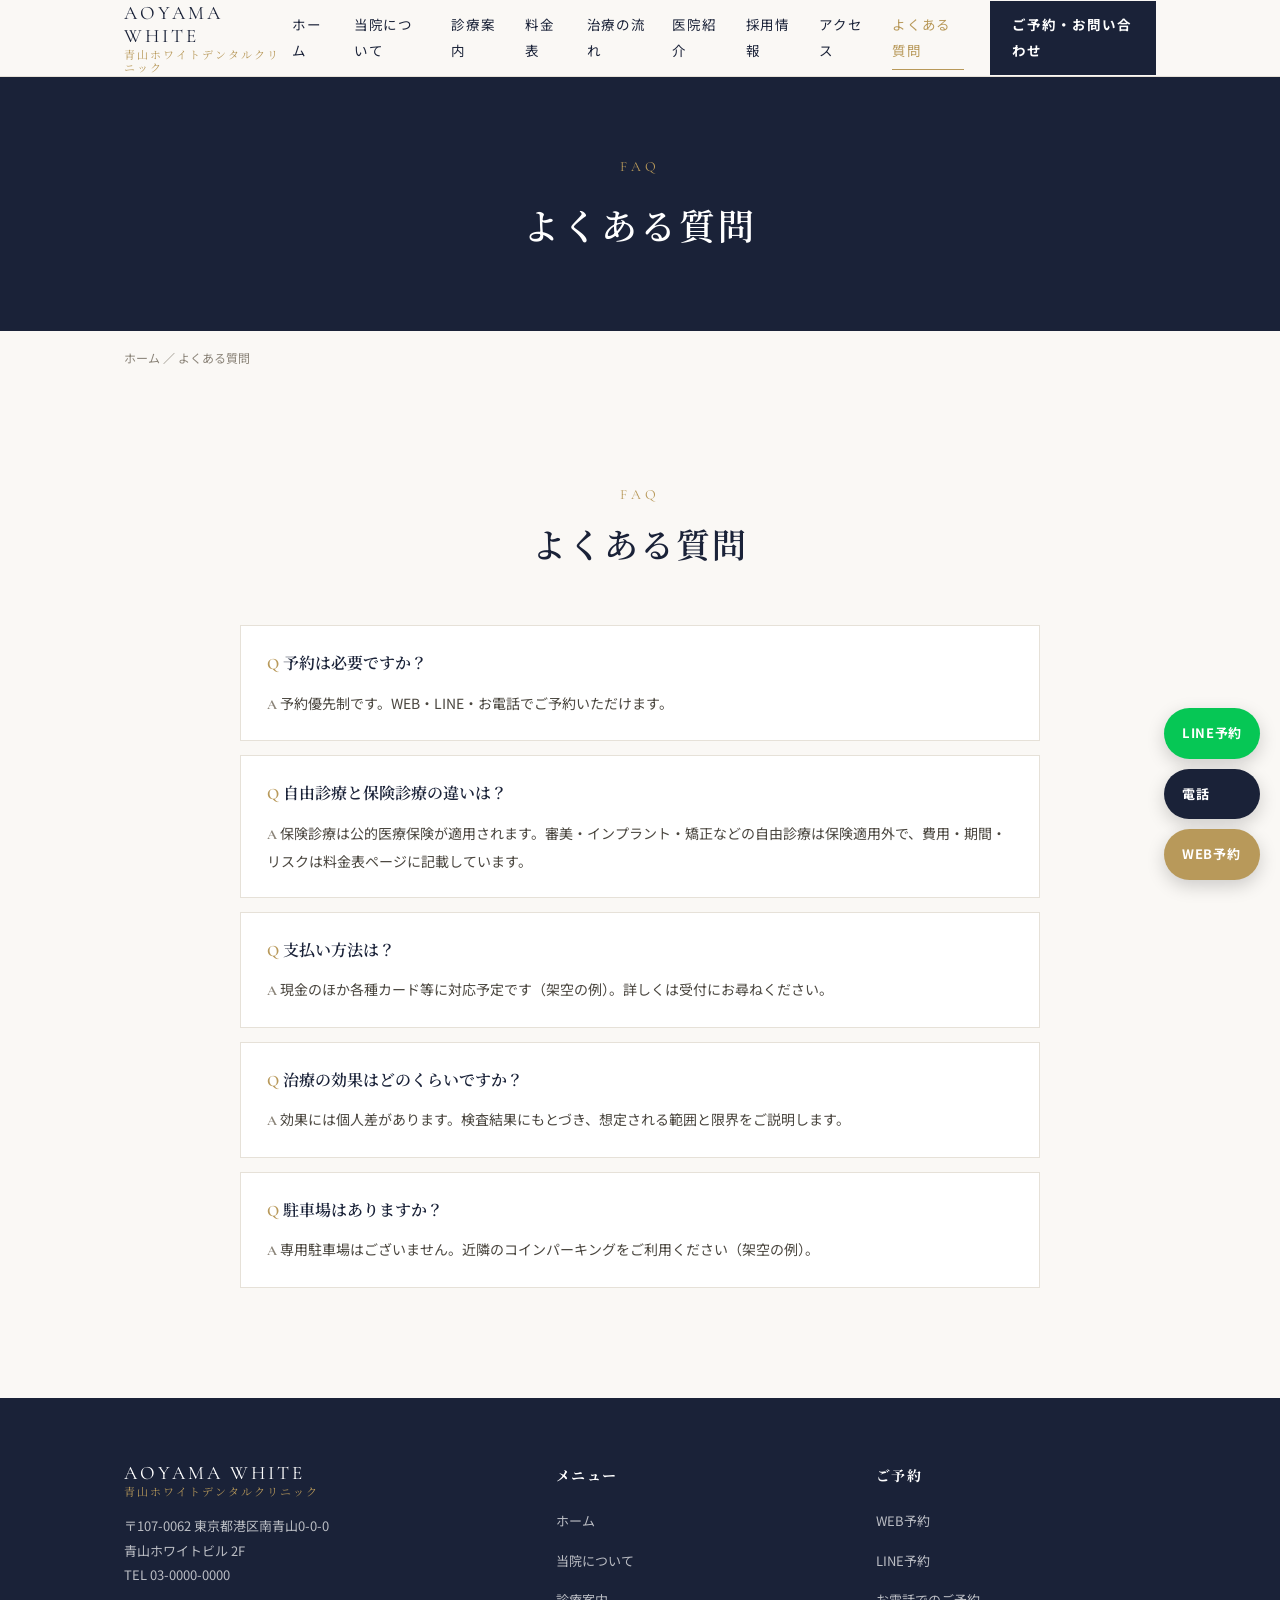
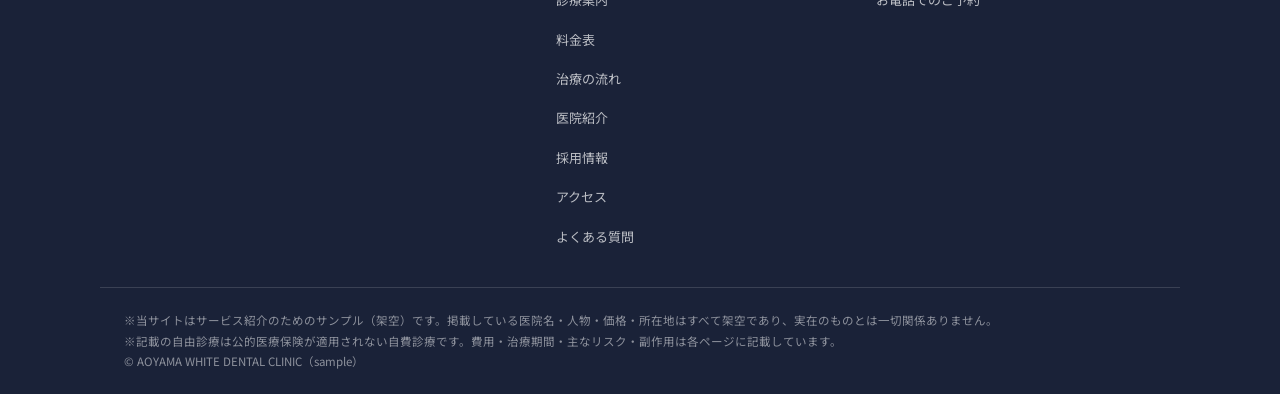
<file: faq.html>
<!DOCTYPE html>
<html lang="ja">
<head>
<meta charset="UTF-8">
<meta name="viewport" content="width=device-width, initial-scale=1.0">
<title>よくある質問 | 青山ホワイトデンタルクリニック</title>
<meta name="description" content="青山ホワイトデンタルクリニックへのよくある質問をまとめました。予約方法・保険診療・自由診療・駐車場などについてご案内します。">
<!-- GTM -->
<link rel="preconnect" href="https://fonts.googleapis.com">
<link rel="preconnect" href="https://fonts.gstatic.com" crossorigin>
<link rel="stylesheet" href="https://fonts.googleapis.com/css2?family=Cormorant+Garamond:wght@500;600&family=Noto+Serif+JP:wght@500;600;700&family=Noto+Sans+JP:wght@400;500;700&display=swap">
<link rel="stylesheet" href="css/style.css">
</head>
<body data-page="faq">
<div id="site-header"></div>
<main>
  <section class="page-hero"><div class="wrap"><span class="en">FAQ</span><h1>よくある質問</h1></div></section>
  <nav class="breadcrumb"><a href="index.html">ホーム</a> ／ よくある質問</nav>

  <section class="section"><div class="wrap">
    <div class="section-head fade-up"><span class="en">FAQ</span><h2>よくある質問</h2></div>
    <div class="faq-list">
      <div class="faq-item fade-up"><div class="q">予約は必要ですか？</div><div class="a">予約優先制です。WEB・LINE・お電話でご予約いただけます。</div></div>
      <div class="faq-item fade-up"><div class="q">自由診療と保険診療の違いは？</div><div class="a">保険診療は公的医療保険が適用されます。審美・インプラント・矯正などの自由診療は保険適用外で、費用・期間・リスクは料金表ページに記載しています。</div></div>
      <div class="faq-item fade-up"><div class="q">支払い方法は？</div><div class="a">現金のほか各種カード等に対応予定です（架空の例）。詳しくは受付にお尋ねください。</div></div>
      <div class="faq-item fade-up"><div class="q">治療の効果はどのくらいですか？</div><div class="a">効果には個人差があります。検査結果にもとづき、想定される範囲と限界をご説明します。</div></div>
      <div class="faq-item fade-up"><div class="q">駐車場はありますか？</div><div class="a">専用駐車場はございません。近隣のコインパーキングをご利用ください（架空の例）。</div></div>
    </div>
  </div></section>
</main>
<div id="site-footer"></div>
<div id="floating-cta"></div>
<script src="js/main.js"></script>
</body>
</html>
</file>
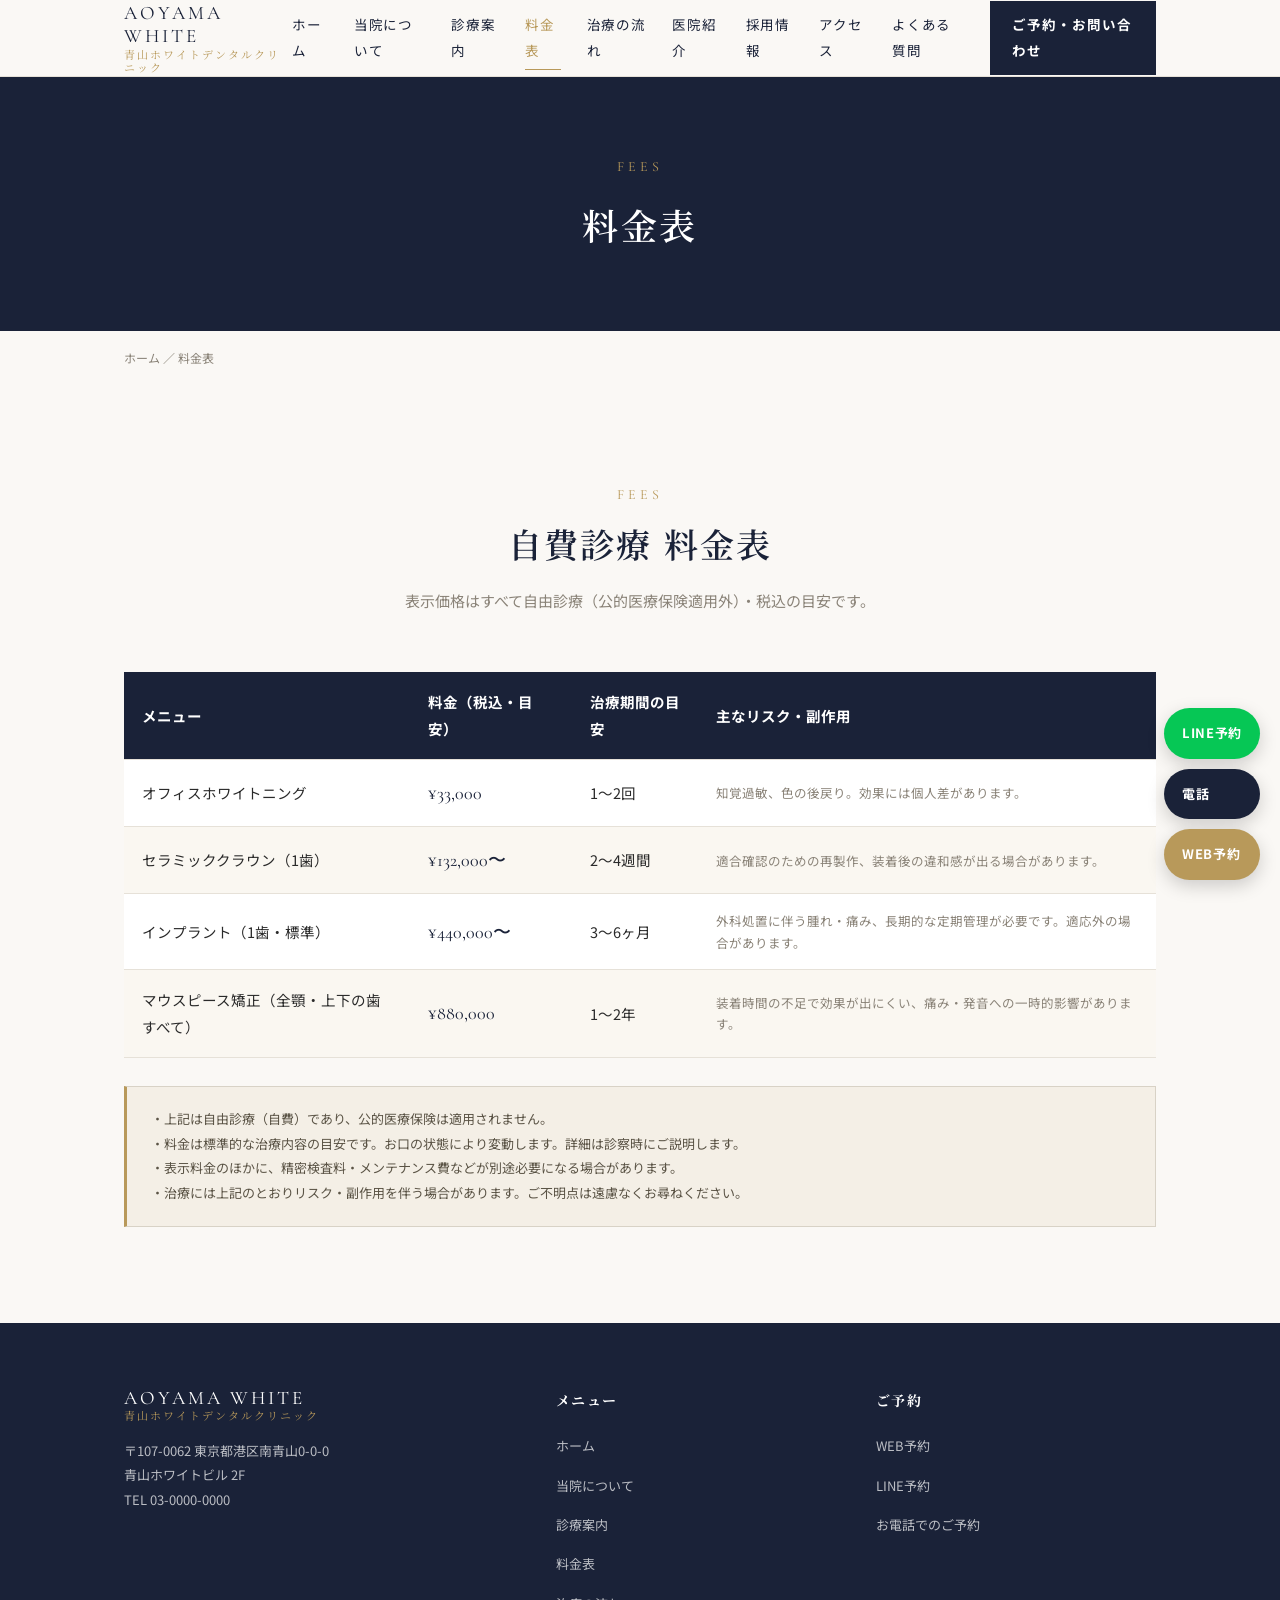
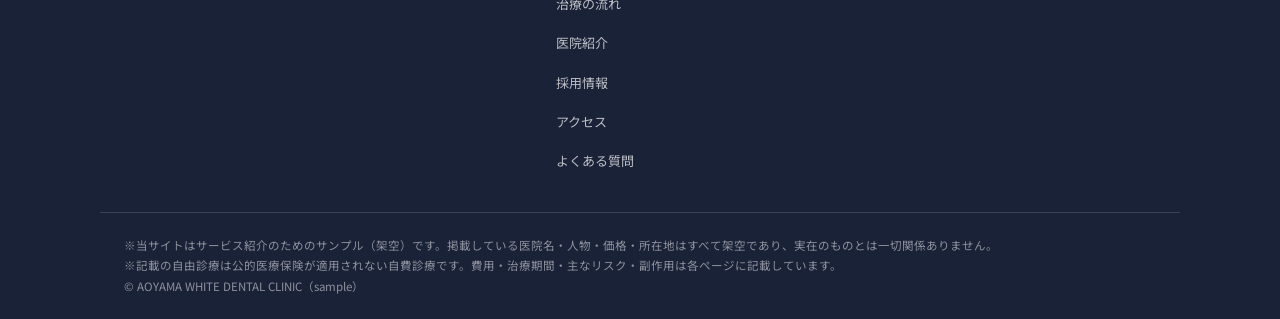
<file: pricing.html>
<!DOCTYPE html>
<html lang="ja">
<head>
<meta charset="UTF-8">
<meta name="viewport" content="width=device-width, initial-scale=1.0">
<title>自費料金表 | 青山ホワイトデンタルクリニック</title>
<meta name="description" content="ホワイトニング・セラミック・インプラント・マウスピース矯正の自費診療料金表。費用・治療期間・リスクを税込み目安で明記しています。">
<!-- GTM -->
<link rel="preconnect" href="https://fonts.googleapis.com">
<link rel="preconnect" href="https://fonts.gstatic.com" crossorigin>
<link rel="stylesheet" href="https://fonts.googleapis.com/css2?family=Cormorant+Garamond:wght@500;600&family=Noto+Serif+JP:wght@500;600;700&family=Noto+Sans+JP:wght@400;500;700&display=swap">
<link rel="stylesheet" href="css/style.css">
</head>
<body data-page="pricing">
<div id="site-header"></div>
<main>
  <section class="page-hero"><div class="wrap"><span class="en">Fees</span><h1>料金表</h1></div></section>
  <nav class="breadcrumb"><a href="index.html">ホーム</a> ／ 料金表</nav>

  <section class="section"><div class="wrap">
    <div class="section-head fade-up"><span class="en">Fees</span><h2>自費診療 料金表</h2>
      <p class="lead">表示価格はすべて自由診療（公的医療保険適用外）・税込の目安です。</p></div>
    <div style="overflow-x:auto;" class="fade-up">
    <table class="price-table">
      <thead><tr><th>メニュー</th><th>料金（税込・目安）</th><th>治療期間の目安</th><th>主なリスク・副作用</th></tr></thead>
      <tbody>
        <tr><td>オフィスホワイトニング</td><td class="price">¥33,000</td><td>1〜2回</td><td class="price-risk">知覚過敏、色の後戻り。効果には個人差があります。</td></tr>
        <tr><td>セラミッククラウン（1歯）</td><td class="price">¥132,000〜</td><td>2〜4週間</td><td class="price-risk">適合確認のための再製作、装着後の違和感が出る場合があります。</td></tr>
        <tr><td>インプラント（1歯・標準）</td><td class="price">¥440,000〜</td><td>3〜6ヶ月</td><td class="price-risk">外科処置に伴う腫れ・痛み、長期的な定期管理が必要です。適応外の場合があります。</td></tr>
        <tr><td>マウスピース矯正（全顎・上下の歯すべて）</td><td class="price">¥880,000</td><td>1〜2年</td><td class="price-risk">装着時間の不足で効果が出にくい、痛み・発音への一時的影響があります。</td></tr>
      </tbody>
    </table>
    </div>
    <div class="price-disclaimer fade-up">
      ・上記は自由診療（自費）であり、公的医療保険は適用されません。<br>
      ・料金は標準的な治療内容の目安です。お口の状態により変動します。詳細は診察時にご説明します。<br>
      ・表示料金のほかに、精密検査料・メンテナンス費などが別途必要になる場合があります。<br>
      ・治療には上記のとおりリスク・副作用を伴う場合があります。ご不明点は遠慮なくお尋ねください。
    </div>
  </div></section>
</main>
<div id="site-footer"></div>
<div id="floating-cta"></div>
<script src="js/main.js"></script>
</body>
</html>
</file>
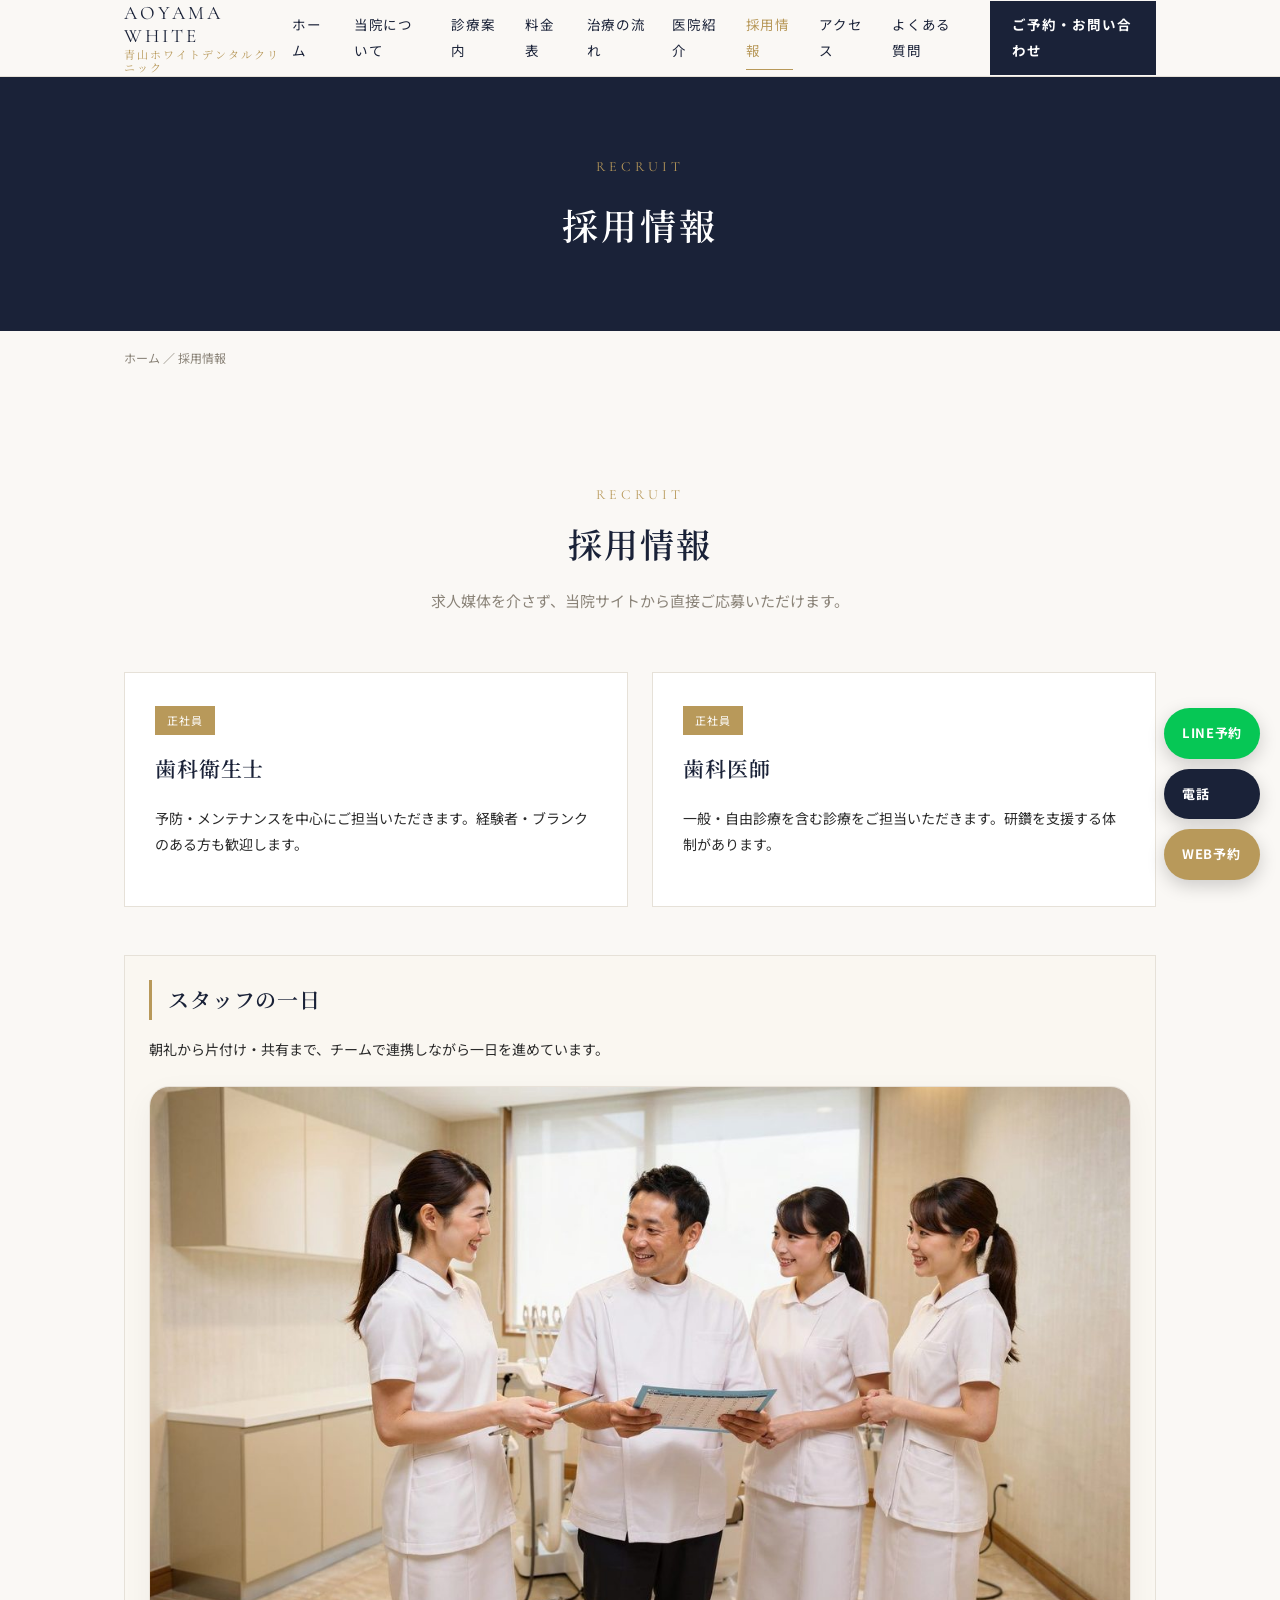
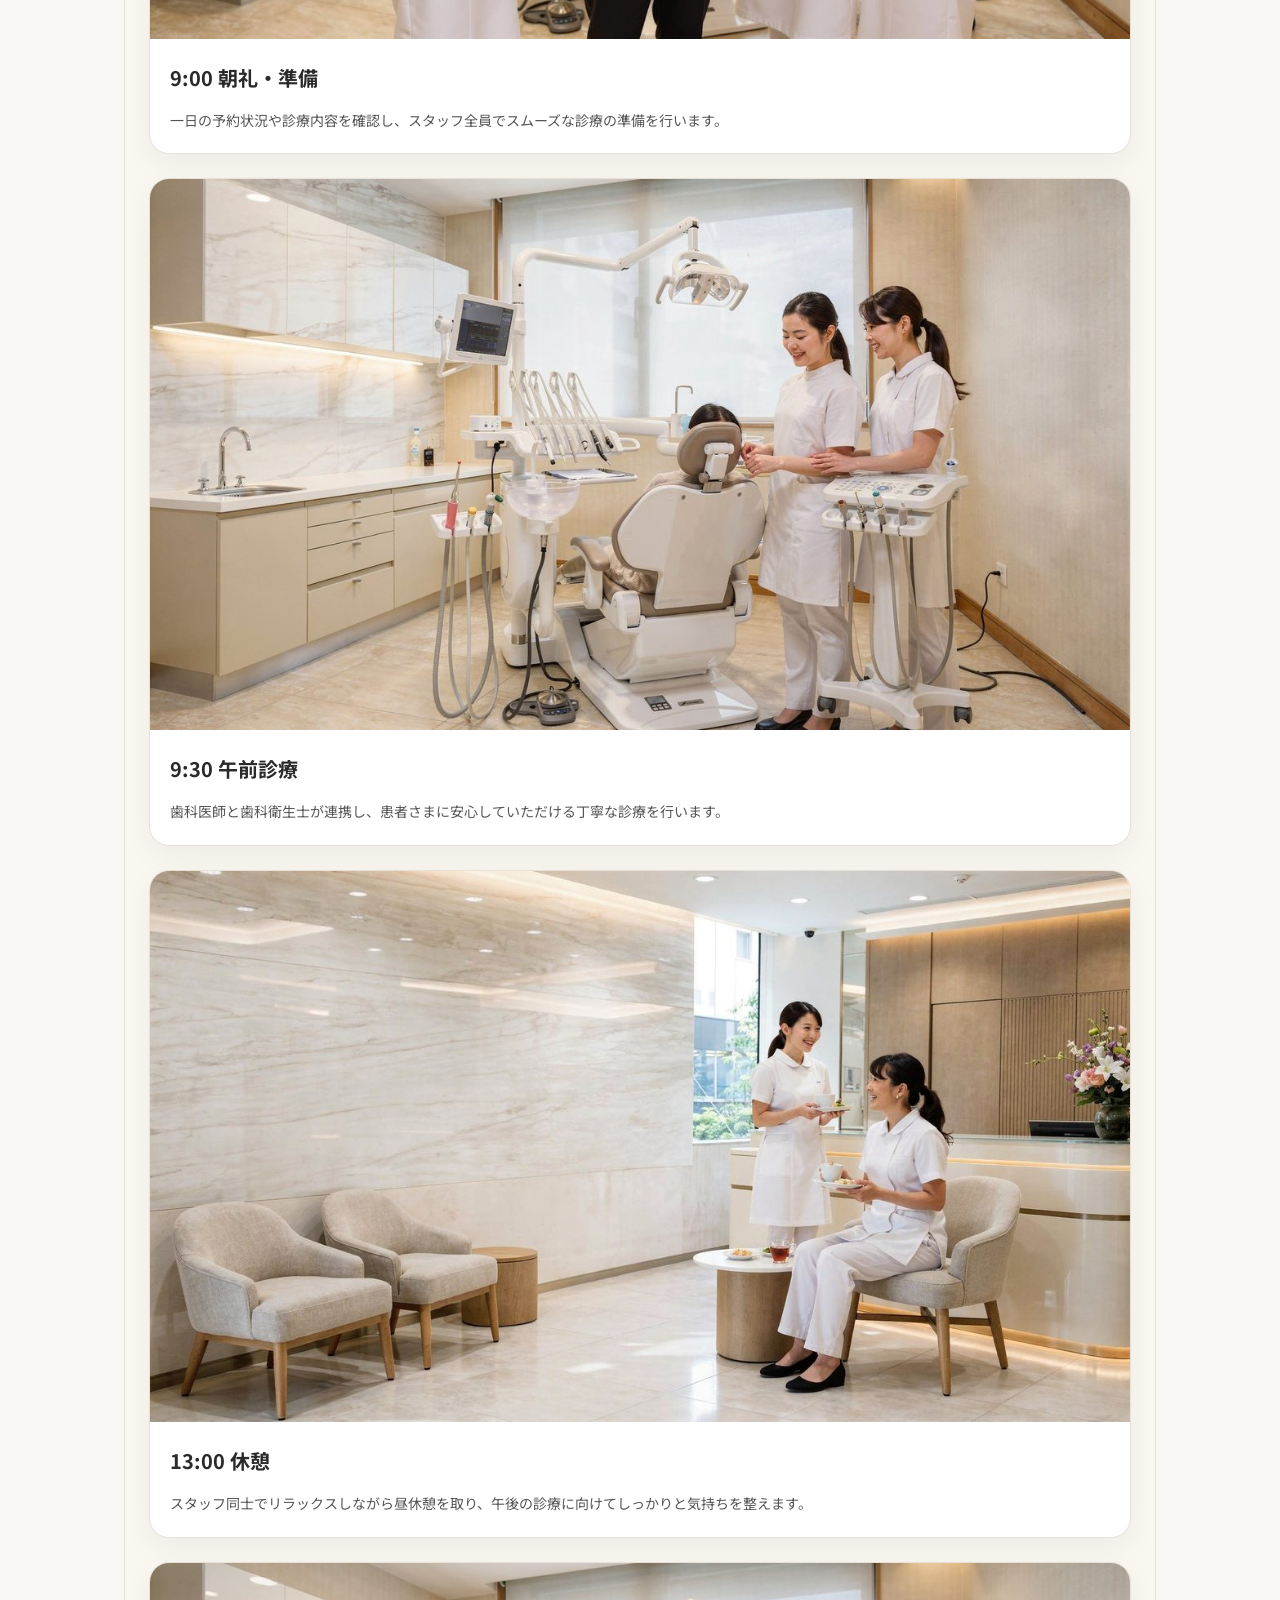
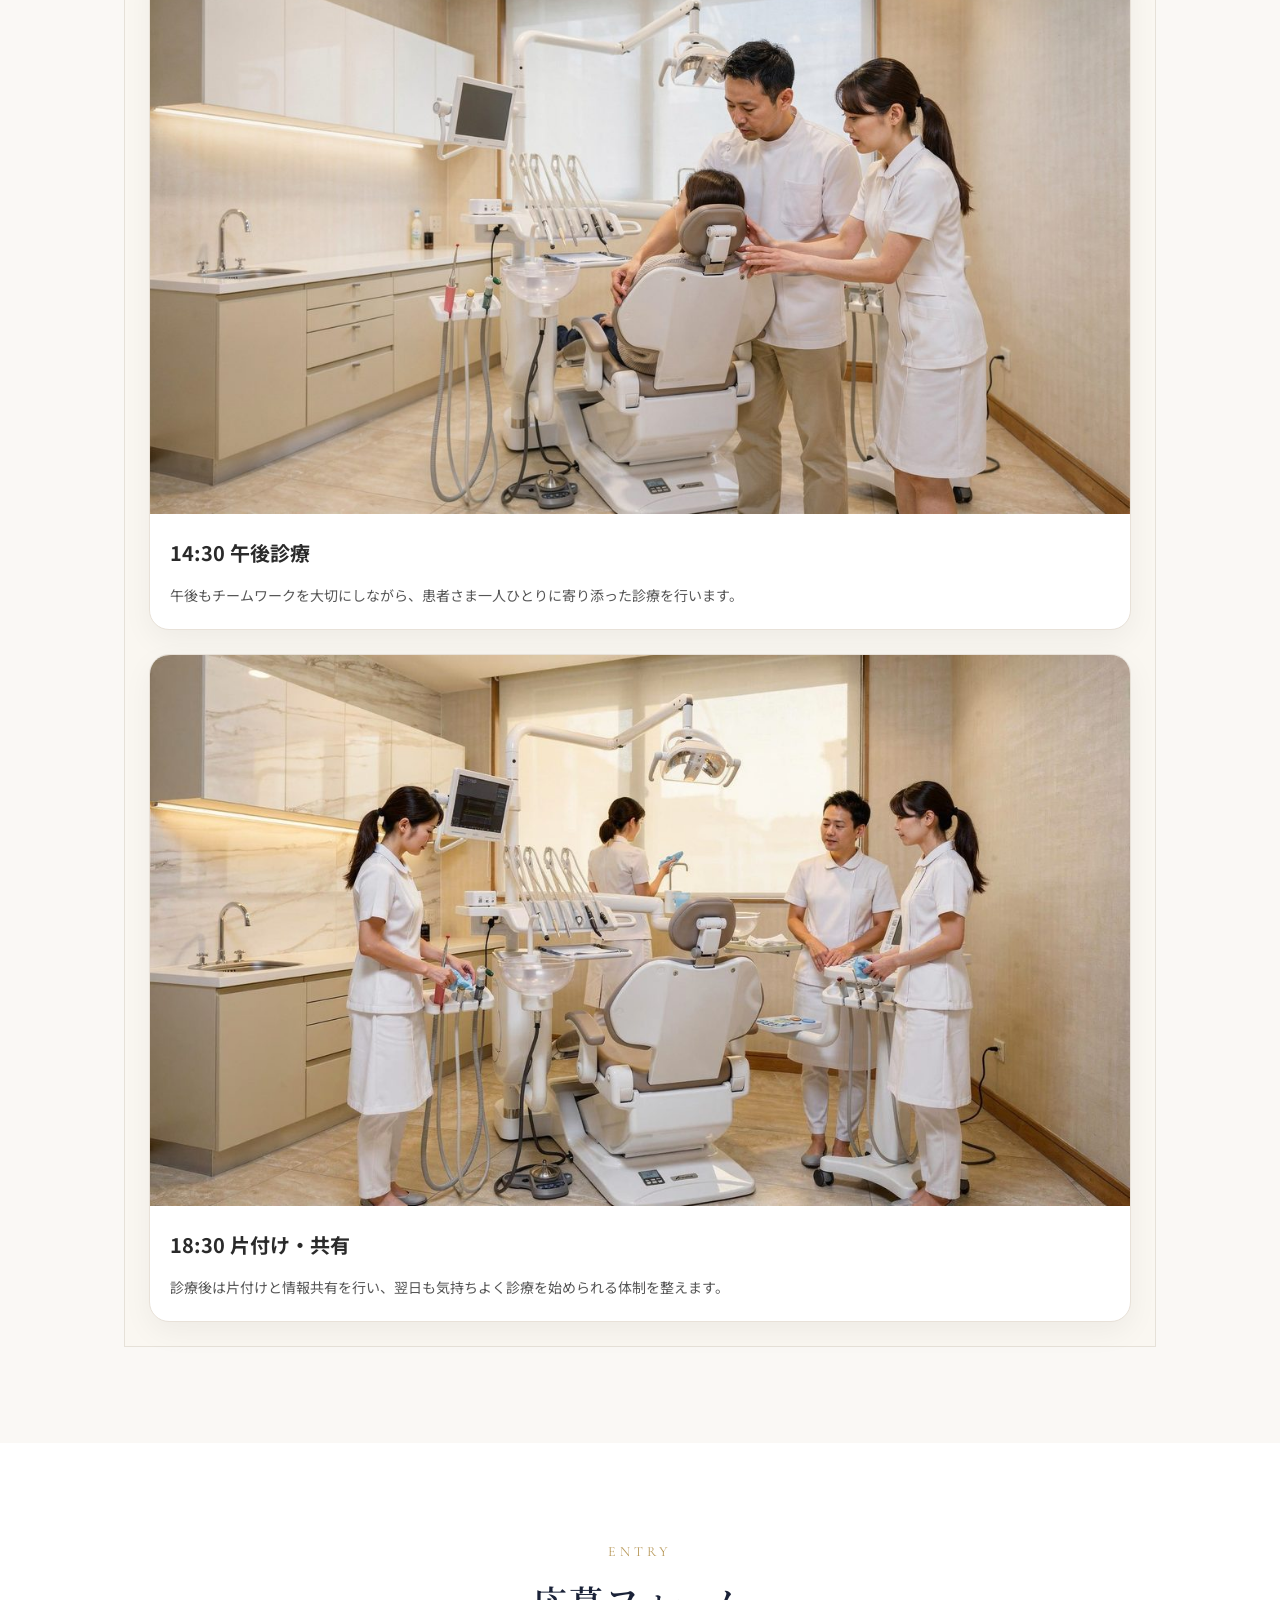
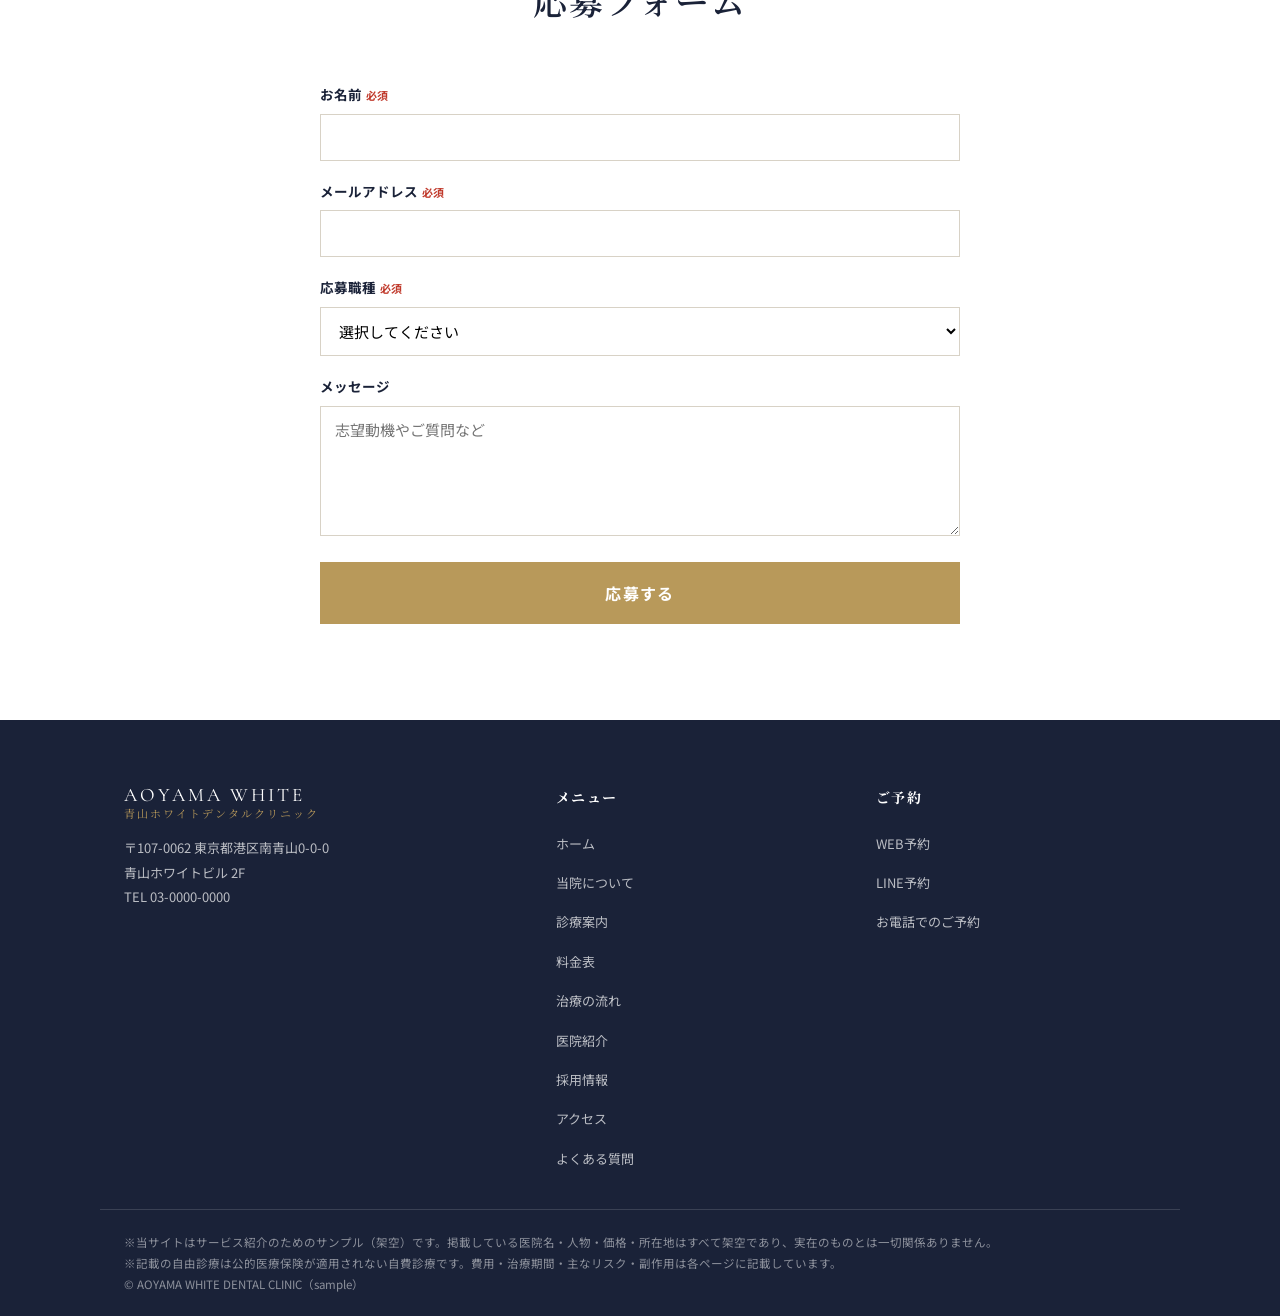
<file: recruit.html>
<!DOCTYPE html>
<html lang="ja">
<head>
<meta charset="UTF-8">
<meta name="viewport" content="width=device-width, initial-scale=1.0">
<title>採用情報 | 青山ホワイトデンタルクリニック</title>
<meta name="description" content="青山ホワイトデンタルクリニックの採用情報ページです。歯科衛生士・歯科医師の求人を掲載しています。">
<!-- GTM -->
<link rel="preconnect" href="https://fonts.googleapis.com">
<link rel="preconnect" href="https://fonts.gstatic.com" crossorigin>
<link rel="stylesheet" href="https://fonts.googleapis.com/css2?family=Cormorant+Garamond:wght@500;600&family=Noto+Serif+JP:wght@500;600;700&family=Noto+Sans+JP:wght@400;500;700&display=swap">
<link rel="stylesheet" href="css/style.css">
</head>
<body data-page="recruit">
<div id="site-header"></div>
<main>
  <section class="page-hero"><div class="wrap"><span class="en">Recruit</span><h1>採用情報</h1></div></section>
  <nav class="breadcrumb"><a href="index.html">ホーム</a> ／ 採用情報</nav>

  <section class="section"><div class="wrap">
    <div class="section-head fade-up"><span class="en">Recruit</span><h2>採用情報</h2>
      <p class="lead">求人媒体を介さず、当院サイトから直接ご応募いただけます。</p></div>
    <div class="job-grid">
      <div class="job-card fade-up"><span class="tag">正社員</span><h3>歯科衛生士</h3>
        <p style="font-size:14px;">予防・メンテナンスを中心にご担当いただきます。経験者・ブランクのある方も歓迎します。</p></div>
      <div class="job-card fade-up"><span class="tag">正社員</span><h3>歯科医師</h3>
        <p style="font-size:14px;">一般・自由診療を含む診療をご担当いただきます。研鑽を支援する体制があります。</p></div>
    </div>
    <div class="voice fade-up">
      <h3>スタッフの一日</h3>
      <p style="margin-bottom:24px;">
        朝礼から片付け・共有まで、チームで連携しながら一日を進めています。
      </p>

      <div style="display:grid; gap:24px;">

        <article style="background:#fff; border:1px solid #e8e1d8; border-radius:20px; overflow:hidden; box-shadow:0 10px 30px rgba(0,0,0,.05);">
          <img
            src="images/recruit-morning.jpg"
            alt="9:00 朝礼・準備"
            style="display:block; width:100%; aspect-ratio:16/9; object-fit:cover;"
            onerror="const d=document.createElement('div');d.style.cssText='aspect-ratio:16/9;background:linear-gradient(135deg,#e9e3d7,#d8cfbd);display:flex;align-items:center;justify-content:center;color:#8a8378;font-size:13px;letter-spacing:.08em';d.textContent=this.alt+'（プレースホルダ）';this.replaceWith(d);"
          >
          <div style="padding:20px;">
            <h4 style="margin:0 0 10px; font-size:20px;">9:00 朝礼・準備</h4>
            <p style="margin:0; font-size:14px; line-height:1.9; color:#555;">
              一日の予約状況や診療内容を確認し、スタッフ全員でスムーズな診療の準備を行います。
            </p>
          </div>
        </article>

        <article style="background:#fff; border:1px solid #e8e1d8; border-radius:20px; overflow:hidden; box-shadow:0 10px 30px rgba(0,0,0,.05);">
          <img
            src="images/recruit-am.jpg"
            alt="9:30 午前診療"
            style="display:block; width:100%; aspect-ratio:16/9; object-fit:cover;"
            onerror="const d=document.createElement('div');d.style.cssText='aspect-ratio:16/9;background:linear-gradient(135deg,#e9e3d7,#d8cfbd);display:flex;align-items:center;justify-content:center;color:#8a8378;font-size:13px;letter-spacing:.08em';d.textContent=this.alt+'（プレースホルダ）';this.replaceWith(d);"
          >
          <div style="padding:20px;">
            <h4 style="margin:0 0 10px; font-size:20px;">9:30 午前診療</h4>
            <p style="margin:0; font-size:14px; line-height:1.9; color:#555;">
              歯科医師と歯科衛生士が連携し、患者さまに安心していただける丁寧な診療を行います。
            </p>
          </div>
        </article>

        <article style="background:#fff; border:1px solid #e8e1d8; border-radius:20px; overflow:hidden; box-shadow:0 10px 30px rgba(0,0,0,.05);">
          <img
            src="images/recruit-break.jpg"
            alt="13:00 休憩"
            style="display:block; width:100%; aspect-ratio:16/9; object-fit:cover;"
            onerror="const d=document.createElement('div');d.style.cssText='aspect-ratio:16/9;background:linear-gradient(135deg,#e9e3d7,#d8cfbd);display:flex;align-items:center;justify-content:center;color:#8a8378;font-size:13px;letter-spacing:.08em';d.textContent=this.alt+'（プレースホルダ）';this.replaceWith(d);"
          >
          <div style="padding:20px;">
            <h4 style="margin:0 0 10px; font-size:20px;">13:00 休憩</h4>
            <p style="margin:0; font-size:14px; line-height:1.9; color:#555;">
              スタッフ同士でリラックスしながら昼休憩を取り、午後の診療に向けてしっかりと気持ちを整えます。
            </p>
          </div>
        </article>

        <article style="background:#fff; border:1px solid #e8e1d8; border-radius:20px; overflow:hidden; box-shadow:0 10px 30px rgba(0,0,0,.05);">
          <img
            src="images/recruit-pm.jpg"
            alt="14:30 午後診療"
            style="display:block; width:100%; aspect-ratio:16/9; object-fit:cover;"
            onerror="const d=document.createElement('div');d.style.cssText='aspect-ratio:16/9;background:linear-gradient(135deg,#e9e3d7,#d8cfbd);display:flex;align-items:center;justify-content:center;color:#8a8378;font-size:13px;letter-spacing:.08em';d.textContent=this.alt+'（プレースホルダ）';this.replaceWith(d);"
          >
          <div style="padding:20px;">
            <h4 style="margin:0 0 10px; font-size:20px;">14:30 午後診療</h4>
            <p style="margin:0; font-size:14px; line-height:1.9; color:#555;">
              午後もチームワークを大切にしながら、患者さま一人ひとりに寄り添った診療を行います。
            </p>
          </div>
        </article>

        <article style="background:#fff; border:1px solid #e8e1d8; border-radius:20px; overflow:hidden; box-shadow:0 10px 30px rgba(0,0,0,.05);">
          <img
            src="images/recruit-closing.jpg"
            alt="18:30 片付け・共有"
            style="display:block; width:100%; aspect-ratio:16/9; object-fit:cover;"
            onerror="const d=document.createElement('div');d.style.cssText='aspect-ratio:16/9;background:linear-gradient(135deg,#e9e3d7,#d8cfbd);display:flex;align-items:center;justify-content:center;color:#8a8378;font-size:13px;letter-spacing:.08em';d.textContent=this.alt+'（プレースホルダ）';this.replaceWith(d);"
          >
          <div style="padding:20px;">
            <h4 style="margin:0 0 10px; font-size:20px;">18:30 片付け・共有</h4>
            <p style="margin:0; font-size:14px; line-height:1.9; color:#555;">
              診療後は片付けと情報共有を行い、翌日も気持ちよく診療を始められる体制を整えます。
            </p>
          </div>
        </article>

      </div>
    </div>
  </div></section>

  <section class="section section--tint"><div class="wrap">
    <div class="section-head fade-up"><span class="en">Entry</span><h2>応募フォーム</h2></div>
    <form class="form fade-up" data-dummy>
      <div><label>お名前<span class="req">必須</span></label><input type="text" required></div>
      <div><label>メールアドレス<span class="req">必須</span></label><input type="email" required></div>
      <div><label>応募職種<span class="req">必須</span></label><select required><option value="">選択してください</option><option>歯科衛生士</option><option>歯科医師</option></select></div>
      <div><label>メッセージ</label><textarea placeholder="志望動機やご質問など"></textarea></div>
      <button type="submit" class="btn btn--gold btn--lg">応募する</button>
    </form>
  </div></section>
</main>
<div id="site-footer"></div>
<div id="floating-cta"></div>
<script src="js/main.js"></script>
</body>
</html>
</file>
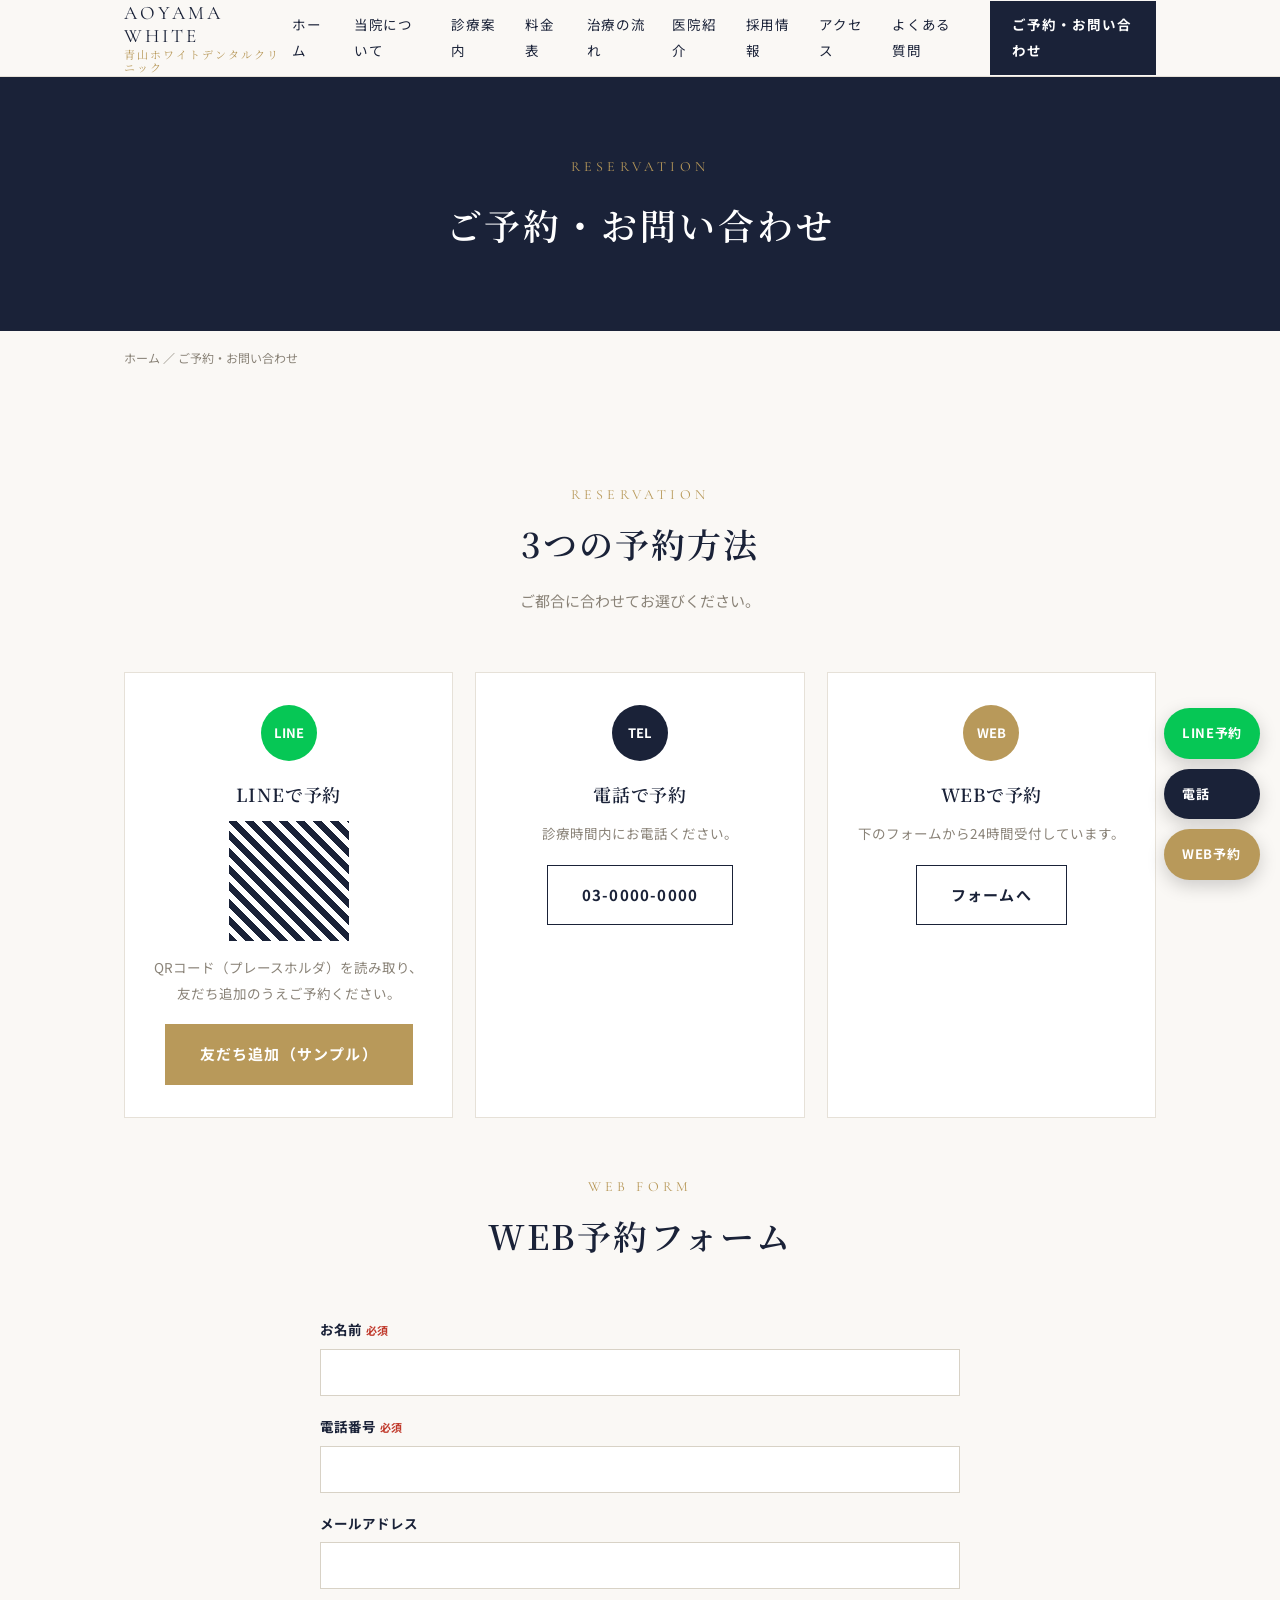
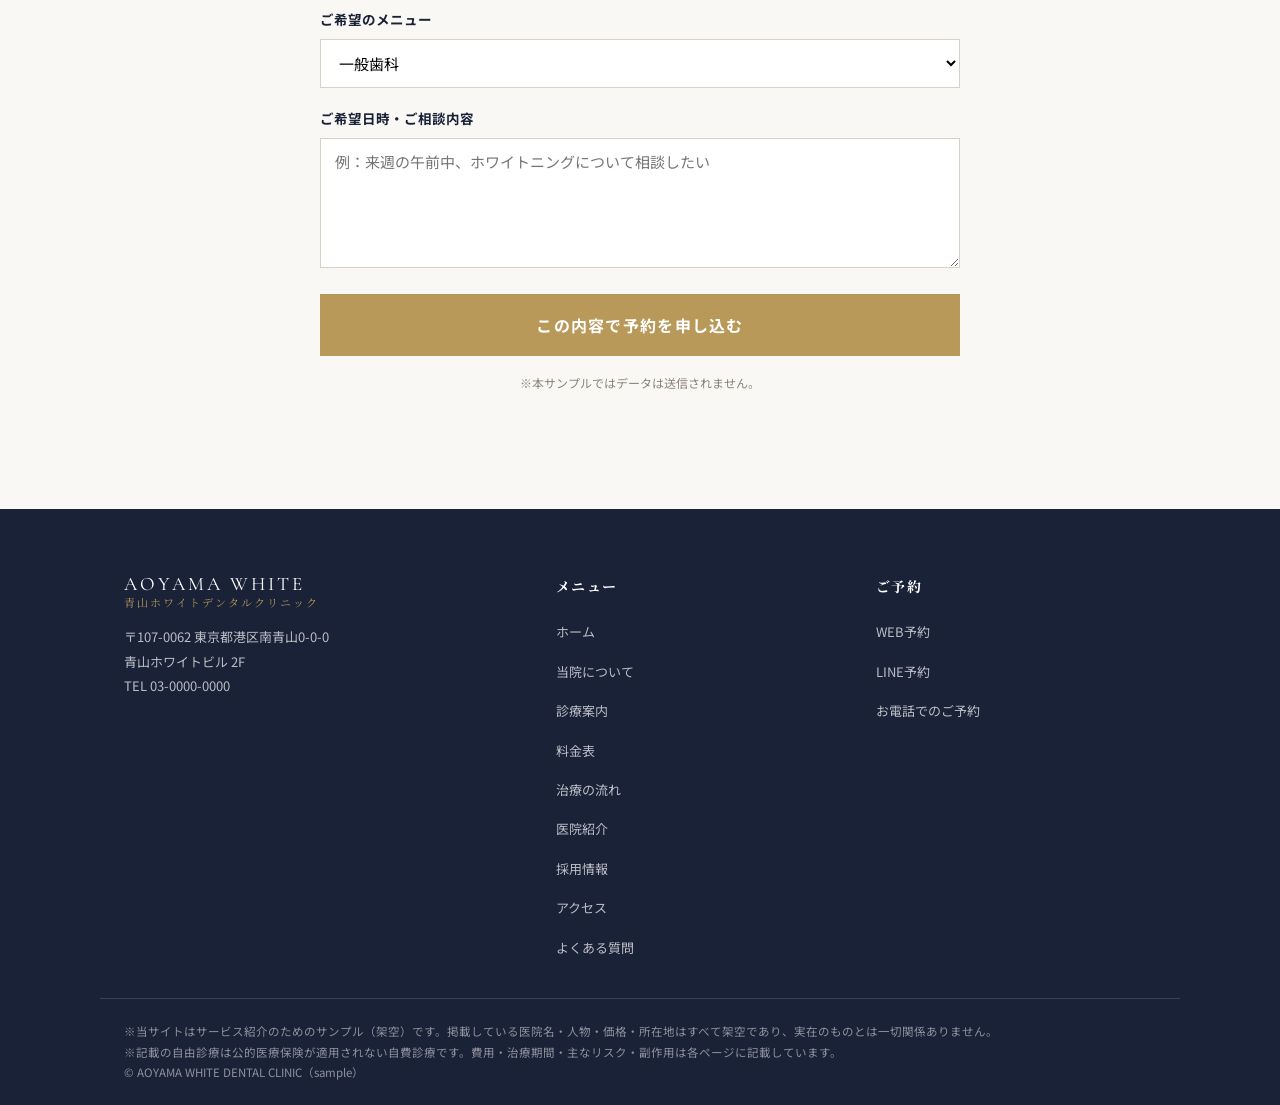
<file: reservation.html>
<!DOCTYPE html>
<html lang="ja">
<head>
<meta charset="UTF-8">
<meta name="viewport" content="width=device-width, initial-scale=1.0">
<title>ご予約・お問い合わせ | 青山ホワイトデンタルクリニック</title>
<meta name="description" content="青山ホワイトデンタルクリニックへのご予約はLINE・電話・WEBフォームから承ります。24時間WEB受付対応。">
<!-- GTM -->
<link rel="preconnect" href="https://fonts.googleapis.com">
<link rel="preconnect" href="https://fonts.gstatic.com" crossorigin>
<link rel="stylesheet" href="https://fonts.googleapis.com/css2?family=Cormorant+Garamond:wght@500;600&family=Noto+Serif+JP:wght@500;600;700&family=Noto+Sans+JP:wght@400;500;700&display=swap">
<link rel="stylesheet" href="css/style.css">
</head>
<body data-page="reservation">
<div id="site-header"></div>
<main>
  <section class="page-hero"><div class="wrap"><span class="en">Reservation</span><h1>ご予約・お問い合わせ</h1></div></section>
  <nav class="breadcrumb"><a href="index.html">ホーム</a> ／ ご予約・お問い合わせ</nav>

  <section class="section"><div class="wrap">
    <div class="section-head fade-up"><span class="en">Reservation</span><h2>3つの予約方法</h2>
      <p class="lead">ご都合に合わせてお選びください。</p></div>
    <div class="reserve-cards">
      <div class="reserve-card fade-up"><div class="ic ic--line">LINE</div><h3>LINEで予約</h3>
        <div class="qr-ph"></div><p>QRコード（プレースホルダ）を読み取り、友だち追加のうえご予約ください。</p>
        <a class="btn btn--gold" href="#" onclick="return false;">友だち追加（サンプル）</a></div>
      <div class="reserve-card fade-up"><div class="ic ic--tel">TEL</div><h3>電話で予約</h3>
        <p>診療時間内にお電話ください。</p><a class="btn btn--ghost" href="tel:0300000000">03-0000-0000</a></div>
      <div class="reserve-card fade-up"><div class="ic ic--web">WEB</div><h3>WEBで予約</h3>
        <p>下のフォームから24時間受付しています。</p><a class="btn btn--ghost" href="#web-form">フォームへ</a></div>
    </div>

    <div id="web-form" class="section-head fade-up"><span class="en">Web Form</span><h2>WEB予約フォーム</h2></div>
    <form class="form fade-up" data-dummy>
      <div><label>お名前<span class="req">必須</span></label><input type="text" required></div>
      <div><label>電話番号<span class="req">必須</span></label><input type="tel" required></div>
      <div><label>メールアドレス</label><input type="email"></div>
      <div><label>ご希望のメニュー</label><select><option>一般歯科</option><option>審美・ホワイトニング</option><option>インプラント相談</option><option>マウスピース矯正相談</option></select></div>
      <div><label>ご希望日時・ご相談内容</label><textarea placeholder="例：来週の午前中、ホワイトニングについて相談したい"></textarea></div>
      <button type="submit" class="btn btn--gold btn--lg">この内容で予約を申し込む</button>
    </form>
    <p style="text-align:center;font-size:12px;color:var(--c-gray);margin-top:16px;">※本サンプルではデータは送信されません。</p>
  </div></section>
</main>
<div id="site-footer"></div>
<div id="floating-cta"></div>
<script src="js/main.js"></script>
</body>
</html>
</file>
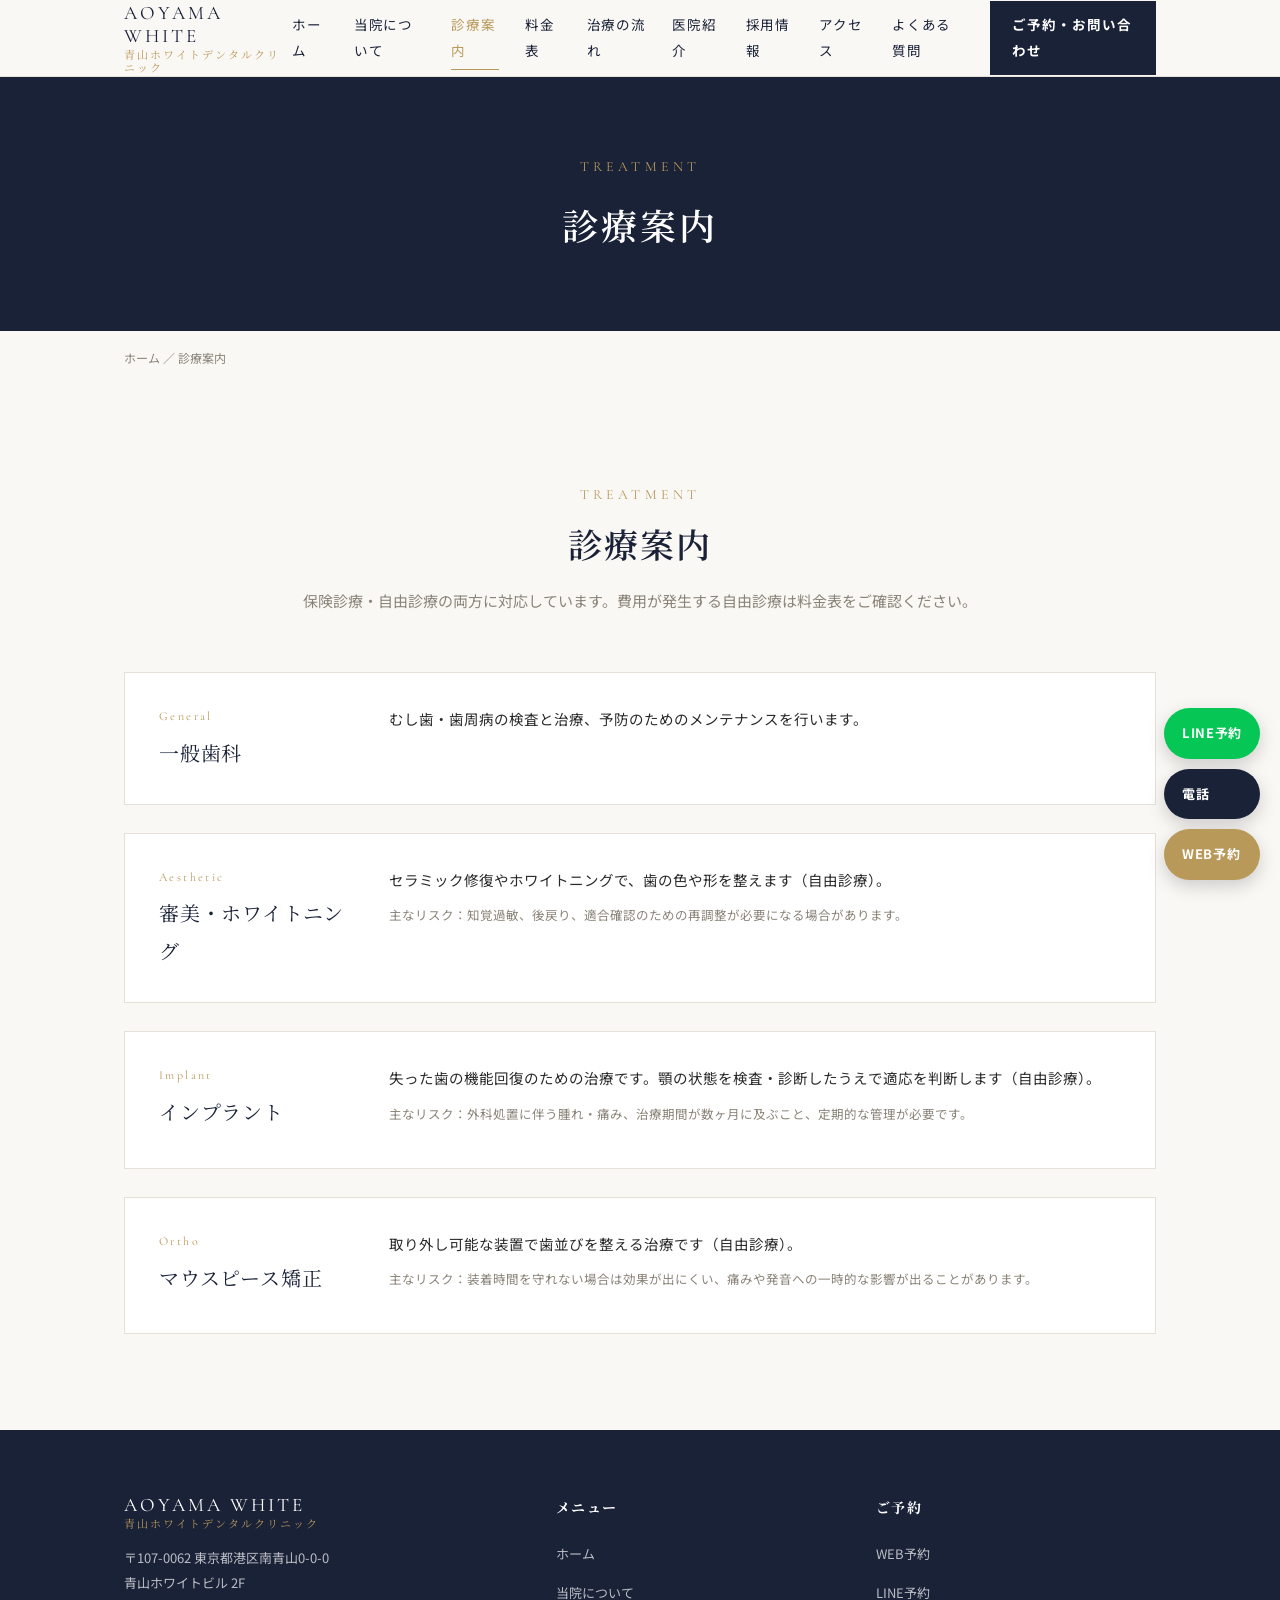
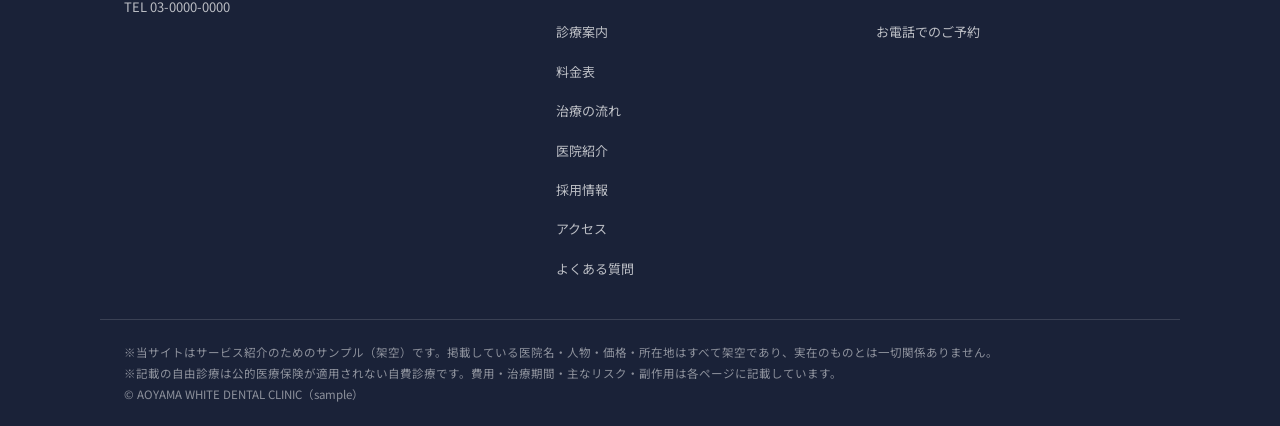
<file: treatment.html>
<!DOCTYPE html>
<html lang="ja">
<head>
<meta charset="UTF-8">
<meta name="viewport" content="width=device-width, initial-scale=1.0">
<title>診療案内 | 青山ホワイトデンタルクリニック</title>
<meta name="description" content="一般歯科・審美ホワイトニング・インプラント・マウスピース矯正の診療案内。自由診療の費用・期間・リスクは料金表ページに明記しています。">
<!-- GTM -->
<link rel="preconnect" href="https://fonts.googleapis.com">
<link rel="preconnect" href="https://fonts.gstatic.com" crossorigin>
<link rel="stylesheet" href="https://fonts.googleapis.com/css2?family=Cormorant+Garamond:wght@500;600&family=Noto+Serif+JP:wght@500;600;700&family=Noto+Sans+JP:wght@400;500;700&display=swap">
<link rel="stylesheet" href="css/style.css">
</head>
<body data-page="treatment">
<div id="site-header"></div>
<main>
  <section class="page-hero"><div class="wrap"><span class="en">Treatment</span><h1>診療案内</h1></div></section>
  <nav class="breadcrumb"><a href="index.html">ホーム</a> ／ 診療案内</nav>

  <section class="section"><div class="wrap">
    <div class="section-head fade-up"><span class="en">Treatment</span><h2>診療案内</h2>
      <p class="lead">保険診療・自由診療の両方に対応しています。費用が発生する自由診療は料金表をご確認ください。</p></div>
    <div class="treat-list">
      <div class="treat-item fade-up"><div class="label"><span class="en">General</span>一般歯科</div>
        <div><p>むし歯・歯周病の検査と治療、予防のためのメンテナンスを行います。</p></div></div>
      <div class="treat-item fade-up"><div class="label"><span class="en">Aesthetic</span>審美・ホワイトニング</div>
        <div><p>セラミック修復やホワイトニングで、歯の色や形を整えます（自由診療）。</p>
        <p style="font-size:12.5px;color:var(--c-gray);">主なリスク：知覚過敏、後戻り、適合確認のための再調整が必要になる場合があります。</p></div></div>
      <div class="treat-item fade-up"><div class="label"><span class="en">Implant</span>インプラント</div>
        <div><p>失った歯の機能回復のための治療です。顎の状態を検査・診断したうえで適応を判断します（自由診療）。</p>
        <p style="font-size:12.5px;color:var(--c-gray);">主なリスク：外科処置に伴う腫れ・痛み、治療期間が数ヶ月に及ぶこと、定期的な管理が必要です。</p></div></div>
      <div class="treat-item fade-up"><div class="label"><span class="en">Ortho</span>マウスピース矯正</div>
        <div><p>取り外し可能な装置で歯並びを整える治療です（自由診療）。</p>
        <p style="font-size:12.5px;color:var(--c-gray);">主なリスク：装着時間を守れない場合は効果が出にくい、痛みや発音への一時的な影響が出ることがあります。</p></div></div>
    </div>
  </div></section>
</main>
<div id="site-footer"></div>
<div id="floating-cta"></div>
<script src="js/main.js"></script>
</body>
</html>
</file>
<file: css/style.css>
/* ============================================================
   青山ホワイトデンタルクリニック — style.css
   上質・自費プレミアム系デザインシステム
   ============================================================ */
:root {
  --c-base:   #faf8f5;
  --c-navy:   #1a2238;
  --c-navy-d: #11172a;
  --c-gold:   #b8995a;
  --c-gold-d: #9c7e44;
  --c-gray:   #8a8378;
  --c-text:   #2a2a2a;
  --c-white:  #ffffff;
  --c-line:   #e6e1d8;
  --c-line-d: #d8d2c6;
  --f-serif:  "Noto Serif JP", "Yu Mincho", serif;
  --f-sans:   "Noto Sans JP", "Yu Gothic", sans-serif;
  --f-en:     "Cormorant Garamond", serif;
  --wrap: 1080px;
}
*, *::before, *::after { box-sizing: border-box; margin: 0; padding: 0; }
html { scroll-behavior: smooth; }
body {
  font-family: var(--f-sans); color: var(--c-text);
  background: var(--c-base); line-height: 1.9; font-size: 16px;
  -webkit-font-smoothing: antialiased;
}
img { max-width: 100%; height: auto; display: block; }
a { color: inherit; text-decoration: none; }
.wrap { max-width: var(--wrap); margin: 0 auto; padding: 0 24px; }
.section { padding: 96px 0; }
.section--tint { background: var(--c-white); }
.section-head { text-align: center; margin-bottom: 56px; }
.section-head .en {
  font-family: var(--f-en); font-size: 14px; letter-spacing: 0.3em;
  color: var(--c-gold); text-transform: uppercase; display: block; margin-bottom: 10px;
}
.section-head h2 {
  font-family: var(--f-serif); font-weight: 600; font-size: clamp(24px, 3vw, 34px);
  color: var(--c-navy); letter-spacing: 0.06em; line-height: 1.5;
}
.section-head .lead { margin-top: 18px; color: var(--c-gray); font-size: 15px; }
main h3 {
  font-family: var(--f-serif); font-weight: 600; font-size: 21px; color: var(--c-navy);
  letter-spacing: 0.04em; margin: 0 0 16px; padding-left: 16px;
  border-left: 3px solid var(--c-gold);
}
main p { margin-bottom: 18px; }
.btn {
  display: inline-flex; align-items: center; justify-content: center; gap: 8px;
  font-family: var(--f-sans); font-weight: 700; font-size: 15px; letter-spacing: 0.08em;
  padding: 15px 34px; border: 1px solid transparent; cursor: pointer; transition: .25s;
}
.btn--gold { background: var(--c-gold); color: var(--c-white); }
.btn--gold:hover { background: var(--c-gold-d); }
.btn--ghost { background: transparent; color: var(--c-navy); border-color: var(--c-navy); }
.btn--ghost:hover { background: var(--c-navy); color: var(--c-white); }
.btn--lg { padding: 18px 48px; font-size: 16px; }
.fade-up { opacity: 0; transform: translateY(24px); transition: opacity .7s ease, transform .7s ease; }
.fade-up.is-visible { opacity: 1; transform: none; }

/* ---- Header ------------------------------------------------ */
.site-header {
  position: sticky; top: 0; z-index: 50; background: rgba(250,248,245,0.92);
  backdrop-filter: blur(6px); border-bottom: 1px solid var(--c-line);
}
.site-header__inner { max-width: var(--wrap); margin: 0 auto; padding: 0 24px;
  display: flex; align-items: center; justify-content: space-between; height: 76px; }
.brand { display: flex; flex-direction: column; line-height: 1.2; }
.brand__en { font-family: var(--f-en); font-size: 19px; letter-spacing: 0.16em; color: var(--c-navy); }
.brand__ja { font-family: var(--f-serif); font-size: 11px; letter-spacing: 0.18em; color: var(--c-gold); }
.gnav { display: flex; align-items: center; gap: 26px; }
.gnav a { font-size: 13.5px; letter-spacing: 0.05em; color: var(--c-navy); position: relative; padding: 6px 0; }
.gnav a:hover { color: var(--c-gold); }
.gnav a.is-current { color: var(--c-gold); }
.gnav a.is-current::after {
  content: ''; position: absolute; left: 0; bottom: 0; width: 100%; height: 1px; background: var(--c-gold);
}
.gnav a.header-cta { background: var(--c-navy); color: var(--c-white); padding: 11px 22px;
  font-size: 13.5px; font-weight: 700; letter-spacing: 0.08em; transition: .25s; }
.gnav a.header-cta:hover { background: var(--c-gold); color: var(--c-white); }
.hamburger { display: none; width: 30px; height: 22px; position: relative; cursor: pointer; background: none; border: none; }
.hamburger span { position: absolute; left: 0; width: 100%; height: 2px; background: var(--c-navy); transition: .3s; }
.hamburger span:nth-child(1){ top: 0; } .hamburger span:nth-child(2){ top: 10px; } .hamburger span:nth-child(3){ top: 20px; }
.hamburger.is-open span:nth-child(1){ top:10px; transform: rotate(45deg);}
.hamburger.is-open span:nth-child(2){ opacity:0; }
.hamburger.is-open span:nth-child(3){ top:10px; transform: rotate(-45deg);}

/* ---- Footer ------------------------------------------------ */
.site-footer { background: var(--c-navy); color: rgba(255,255,255,0.82); margin-top: 0; }
.site-footer__inner { max-width: var(--wrap); margin: 0 auto; padding: 64px 24px 28px;
  display: grid; grid-template-columns: 1.4fr 1fr 1fr; gap: 40px; }
.site-footer .brand__en { color: var(--c-white); }
.site-footer .brand__ja { color: var(--c-gold); }
.site-footer h4 { font-family: var(--f-serif); font-size: 14px; color: var(--c-white); margin-bottom: 16px; letter-spacing: .1em; }
.site-footer ul { list-style: none; } .site-footer li { margin-bottom: 9px; }
.site-footer a { font-size: 13px; color: rgba(255,255,255,0.7); } .site-footer a:hover { color: var(--c-gold); }
.site-footer__note { max-width: var(--wrap); margin: 0 auto; padding: 22px 24px;
  border-top: 1px solid rgba(255,255,255,0.14); font-size: 11.5px; color: rgba(255,255,255,0.5); line-height: 1.8; }

/* ---- Floating CTA ----------------------------------------- */
.floating-cta { position: fixed; right: 20px; bottom: 20px; z-index: 60; display: flex; flex-direction: column; gap: 10px; }
.fab { display: flex; align-items: center; gap: 8px; padding: 13px 18px; border-radius: 40px;
  color: #fff; font-size: 13px; font-weight: 700; letter-spacing: .05em; box-shadow: 0 6px 18px rgba(0,0,0,0.18); transition: .25s; }
.fab--line { background: #06c755; } .fab--tel { background: var(--c-navy); } .fab--web { background: var(--c-gold); }
.fab:hover { transform: translateY(-2px); }

/* ---- form done -------------------------------------------- */
.form-done { background: #f0f5ee; border: 1px solid #06c755; color: #1f5e33;
  padding: 24px; text-align: center; font-weight: 700; border-radius: 4px; }

/* ---- Responsive ------------------------------------------- */
@media (max-width: 860px) {
  .gnav { position: fixed; inset: 76px 0 auto 0; flex-direction: column; gap: 0;
    background: var(--c-base); border-bottom: 1px solid var(--c-line);
    max-height: 0; overflow: hidden; transition: max-height .35s ease; }
  .gnav.is-open { max-height: 80vh; padding: 8px 0 20px; }
  .gnav a { width: 100%; padding: 14px 24px; border-bottom: 1px solid var(--c-line); }
  .header-cta { display: none; }
  .hamburger { display: block; }
  .site-footer__inner { grid-template-columns: 1fr; gap: 28px; }
  .section { padding: 64px 0; }
}

/* ---- Top page --------------------------------------------- */
.hero { position: relative; min-height: 620px; display: flex; align-items: center;
  background-image: linear-gradient(90deg, rgba(250,248,245,0.85) 0%, rgba(250,248,245,0.55) 22%, rgba(250,248,245,0.15) 40%, rgba(250,248,245,0) 55%), url('../images/hero.jpg');
  background-size: cover; background-position: right center; background-repeat: no-repeat;
  color: var(--c-navy); overflow: hidden; }
.hero__inner { max-width: var(--wrap); margin: 0 auto; padding: 0 24px; position: relative; z-index: 2; }
.hero .en { font-family: var(--f-en); font-size: 16px; letter-spacing: 0.34em; color: var(--c-gold-d); text-transform: uppercase; }
.hero h1 { font-family: var(--f-serif); font-weight: 600; font-size: clamp(28px, 4.4vw, 50px);
  line-height: 1.5; letter-spacing: 0.05em; margin: 18px 0 22px; color: var(--c-navy); }
.hero p { font-size: 16px; color: #4a463f; margin-bottom: 36px; max-width: 540px; }
.hero__cta { display: flex; gap: 16px; flex-wrap: wrap; }
.hero .btn--ghost { color: var(--c-navy); border-color: var(--c-navy); }
.hero .btn--ghost:hover { background: var(--c-navy); color: #fff; }
.feature-grid { display: grid; grid-template-columns: repeat(3, 1fr); gap: 28px; }
.feature-card { background: var(--c-white); border: 1px solid var(--c-line); padding: 38px 30px; text-align: center; }
.feature-card .en { font-family: var(--f-en); font-size: 13px; letter-spacing: 0.24em; color: var(--c-gold); }
.feature-card h3 { border: none; padding: 0; justify-content: center; display: block; margin: 12px 0 14px; font-size: 19px; }
.feature-card p { font-size: 14px; color: var(--c-gray); margin: 0; }
.cta-band { background: linear-gradient(135deg, var(--c-navy) 0%, var(--c-navy-d) 100%); color: #fff; text-align: center; }
.cta-band h2 { font-family: var(--f-serif); font-weight: 600; font-size: clamp(22px, 3vw, 30px); margin-bottom: 14px; letter-spacing: .05em; }
.cta-band p { color: rgba(255,255,255,0.8); margin-bottom: 28px; }
@media (max-width: 860px){
  .feature-grid { grid-template-columns: 1fr; }
  .hero { min-height: 520px;
    background-image: linear-gradient(180deg, rgba(250,248,245,0.80) 0%, rgba(250,248,245,0.40) 45%, rgba(250,248,245,0.20) 100%), url('../images/hero.jpg');
    background-position: center center; }
}

/* ---- Generic page parts ----------------------------------- */
.page-hero { background: var(--c-navy); color: #fff; padding: 72px 0; text-align: center; }
.page-hero .en { font-family: var(--f-en); font-size: 14px; letter-spacing: 0.3em; color: var(--c-gold); text-transform: uppercase; }
.page-hero h1 { font-family: var(--f-serif); font-weight: 600; font-size: clamp(24px, 3.4vw, 36px); margin-top: 10px; letter-spacing: .08em; }
.breadcrumb { max-width: var(--wrap); margin: 0 auto; padding: 16px 24px; font-size: 12px; color: var(--c-gray); }
.breadcrumb a:hover { color: var(--c-gold); }
.media-row { display: grid; grid-template-columns: 1fr 1fr; gap: 44px; align-items: center; }
.media-row .ph { background: linear-gradient(135deg,#e9e3d7,#d8cfbd); min-height: 280px; display:flex; align-items:center; justify-content:center; color: var(--c-gray); font-size: 13px; letter-spacing:.1em; }
.media-row.rev .txt { order: 2; } .media-row.rev .ph { order: 1; }
.note-box { background: #f4efe6; border-left: 3px solid var(--c-gold); padding: 18px 22px; font-size: 13.5px; color: #5a5345; margin: 24px 0; }
@media (max-width: 860px){ .media-row, .media-row.rev .txt, .media-row.rev .ph { grid-template-columns: 1fr; order: initial; } }
/* ---- Treatment -------------------------------------------- */
.treat-list { display: grid; gap: 28px; }
.treat-item { background: var(--c-white); border: 1px solid var(--c-line); padding: 32px 34px; display: grid; grid-template-columns: 200px 1fr; gap: 30px; }
.treat-item .label { font-family: var(--f-serif); color: var(--c-navy); font-size: 20px; letter-spacing: .04em; }
.treat-item .label .en { display:block; font-family: var(--f-en); font-size: 12px; color: var(--c-gold); letter-spacing:.2em; margin-bottom:6px; }
.treat-item p { margin: 0 0 10px; font-size: 14.5px; }
@media (max-width: 860px){ .treat-item { grid-template-columns: 1fr; gap: 12px; } }
/* ---- Pricing ---------------------------------------------- */
.price-table { width: 100%; border-collapse: collapse; font-size: 14.5px; background: var(--c-white); }
.price-table thead tr { background: var(--c-navy); color: #fff; }
.price-table th, .price-table td { padding: 16px 18px; text-align: left; border-bottom: 1px solid var(--c-line); }
.price-table td.price { font-family: var(--f-en); font-size: 18px; color: var(--c-navy); white-space: nowrap; }
.price-table tbody tr:nth-child(even){ background: #faf7f1; }
.price-risk { font-size: 12.5px; color: var(--c-gray); line-height: 1.7; }
.price-disclaimer { background: #f4efe6; border: 1px solid var(--c-line-d); border-left: 3px solid var(--c-gold);
  padding: 20px 24px; font-size: 13px; color: #5a5345; margin-top: 28px; line-height: 1.9; }
@media (max-width: 860px){ .price-table th:nth-child(3), .price-table td:nth-child(3){ display:none; } }
/* ---- Flow steps ------------------------------------------- */
.flow-steps { display: grid; gap: 0; max-width: 760px; margin: 0 auto; }
.flow-step { display: grid; grid-template-columns: 64px 1fr; gap: 24px; padding: 26px 0; border-bottom: 1px dashed var(--c-line-d); }
.flow-step .no { font-family: var(--f-en); font-size: 30px; color: var(--c-gold); line-height: 1; }
.flow-step h3 { border: none; padding: 0; margin: 0 0 8px; font-size: 18px; }
.flow-step p { margin: 0; font-size: 14.5px; }
/* ---- Gallery ---------------------------------------------- */
.gallery { display: grid; grid-template-columns: repeat(3, 1fr); gap: 16px; }
.gallery .ph { background: linear-gradient(135deg,#e9e3d7,#d6ccb8); aspect-ratio: 4/3; display:flex; align-items:center; justify-content:center; color: var(--c-gray); font-size: 12.5px; letter-spacing:.08em; }
@media (max-width: 860px){ .gallery { grid-template-columns: 1fr 1fr; } }
/* ---- Recruit & Forms -------------------------------------- */
.job-grid { display: grid; grid-template-columns: 1fr 1fr; gap: 24px; margin-bottom: 48px; }
.job-card { background: var(--c-white); border: 1px solid var(--c-line); padding: 30px; }
.job-card .tag { display:inline-block; background: var(--c-gold); color:#fff; font-size: 11px; letter-spacing:.1em; padding: 4px 12px; margin-bottom: 14px; }
.job-card h3 { border:none; padding:0; }
.voice { background:#faf7f1; border:1px solid var(--c-line); padding: 24px; font-size: 14px; }
.form { max-width: 640px; margin: 0 auto; display: grid; gap: 18px; }
.form label { font-size: 13.5px; font-weight: 700; color: var(--c-navy); display: block; margin-bottom: 6px; }
.form input, .form select, .form textarea {
  width: 100%; padding: 12px 14px; border: 1px solid var(--c-line-d); background: #fff; font-family: var(--f-sans); font-size: 15px; }
.form textarea { min-height: 130px; resize: vertical; }
.form .req { color: #c0392b; font-size: 11px; margin-left: 4px; }
@media (max-width: 860px){ .job-grid { grid-template-columns: 1fr; } }
/* ---- Access ----------------------------------------------- */
.access-grid { display: grid; grid-template-columns: 1fr 1fr; gap: 40px; align-items: start; }
.map-ph { background: linear-gradient(135deg,#dfe3e8,#cfd5dd); min-height: 320px; display:flex; align-items:center; justify-content:center; color:#6b7280; font-size: 13px; }
.hours-table { width: 100%; border-collapse: collapse; font-size: 14px; background:#fff; }
.hours-table th, .hours-table td { border: 1px solid var(--c-line); padding: 10px; text-align: center; }
.hours-table th { background: var(--c-navy); color: #fff; font-weight: 500; }
.info-list { list-style: none; } .info-list li { padding: 10px 0; border-bottom: 1px solid var(--c-line); font-size: 14.5px; }
.info-list strong { display:inline-block; width: 96px; color: var(--c-navy); }
@media (max-width: 860px){ .access-grid { grid-template-columns: 1fr; } }
/* ---- Reservation ------------------------------------------ */
.reserve-cards { display: grid; grid-template-columns: repeat(3, 1fr); gap: 22px; margin-bottom: 56px; }
.reserve-card { background:#fff; border:1px solid var(--c-line); padding: 32px 26px; text-align:center; }
.reserve-card .ic { width: 56px; height: 56px; border-radius:50%; margin: 0 auto 16px; display:flex; align-items:center; justify-content:center; color:#fff; font-weight:700; font-size: 13px; }
.reserve-card .ic--line { background:#06c755; } .reserve-card .ic--tel { background: var(--c-navy); } .reserve-card .ic--web { background: var(--c-gold); }
.reserve-card h3 { border:none; padding:0; justify-content:center; display:block; font-size:18px; margin-bottom:10px; }
.reserve-card p { font-size: 13.5px; color: var(--c-gray); margin-bottom: 18px; }
.qr-ph { width: 120px; height: 120px; margin: 0 auto 14px; background: repeating-linear-gradient(45deg,#1a2238,#1a2238 6px,#fff 6px,#fff 12px); }
@media (max-width: 860px){ .reserve-cards { grid-template-columns: 1fr; } }
/* ---- FAQ -------------------------------------------------- */
.faq-list { max-width: 800px; margin: 0 auto; }
.faq-item { background:#fff; border:1px solid var(--c-line); margin-bottom: 14px; padding: 22px 26px; }
.faq-item .q { font-family: var(--f-serif); font-weight: 600; color: var(--c-navy); font-size: 16px; margin-bottom: 10px; }
.faq-item .q::before { content: "Q "; color: var(--c-gold); font-family: var(--f-en); }
.faq-item .a { font-size: 14px; color: #4a463f; }
.faq-item .a::before { content: "A "; color: var(--c-gray); font-family: var(--f-en); font-weight:700; }

/* ── Access & Hours ─────────────────────── */
.access-grid {
  display: grid;
  grid-template-columns: 1fr 1fr;
  gap: 3rem;
  align-items: start;
}

.access-hours h3,
.access-info h3 {
  font-family: 'Noto Serif JP', serif;
  font-size: 1rem;
  letter-spacing: .1em;
  margin-bottom: 1rem;
  color: var(--color-gold, #b8a06a);
}

.hours-table {
  width: 100%;
  border-collapse: collapse;
  font-size: .875rem;
}

.hours-table th,
.hours-table td {
  text-align: center;
  padding: .5rem .25rem;
  border-bottom: 1px solid #e8e4dc;
}

.hours-table thead th {
  font-weight: 500;
  color: #888;
  font-size: .75rem;
  letter-spacing: .05em;
}

.hours-table tbody td:first-child {
  text-align: left;
  color: #555;
  white-space: nowrap;
}

.hours-note {
  margin-top: .75rem;
  font-size: .8rem;
  color: #888;
}

.access-info p {
  font-size: .9rem;
  line-height: 1.8;
  margin-bottom: 1rem;
  color: #555;
}

@media (max-width: 768px) {
  .access-grid {
    grid-template-columns: 1fr;
    gap: 2rem;
  }
}

/* ── Why Choose Us ───────────────────────── */
.reason-grid {
  display: grid;
  grid-template-columns: repeat(3, 1fr);
  gap: 2rem;
  margin-top: 3rem;
}

.reason-card {
  background: var(--color-bg, #fff);
  border-top: 2px solid var(--color-gold, #b8a06a);
  padding: 1.75rem 1.5rem;
}

.reason-num {
  display: block;
  font-family: 'Cormorant Garamond', serif;
  font-size: 2rem;
  color: var(--color-gold, #b8a06a);
  line-height: 1;
  margin-bottom: .75rem;
}

.reason-card h3 {
  font-family: 'Noto Serif JP', serif;
  font-size: 1rem;
  font-weight: 600;
  letter-spacing: .08em;
  margin-bottom: .75rem;
  color: var(--color-text-dark, #1a1a1a);
}

.reason-card p {
  font-size: .875rem;
  line-height: 1.9;
  color: #555;
}

@media (max-width: 960px) {
  .reason-grid {
    grid-template-columns: repeat(2, 1fr);
  }
}

@media (max-width: 600px) {
  .reason-grid {
    grid-template-columns: 1fr;
  }
}
</file>
